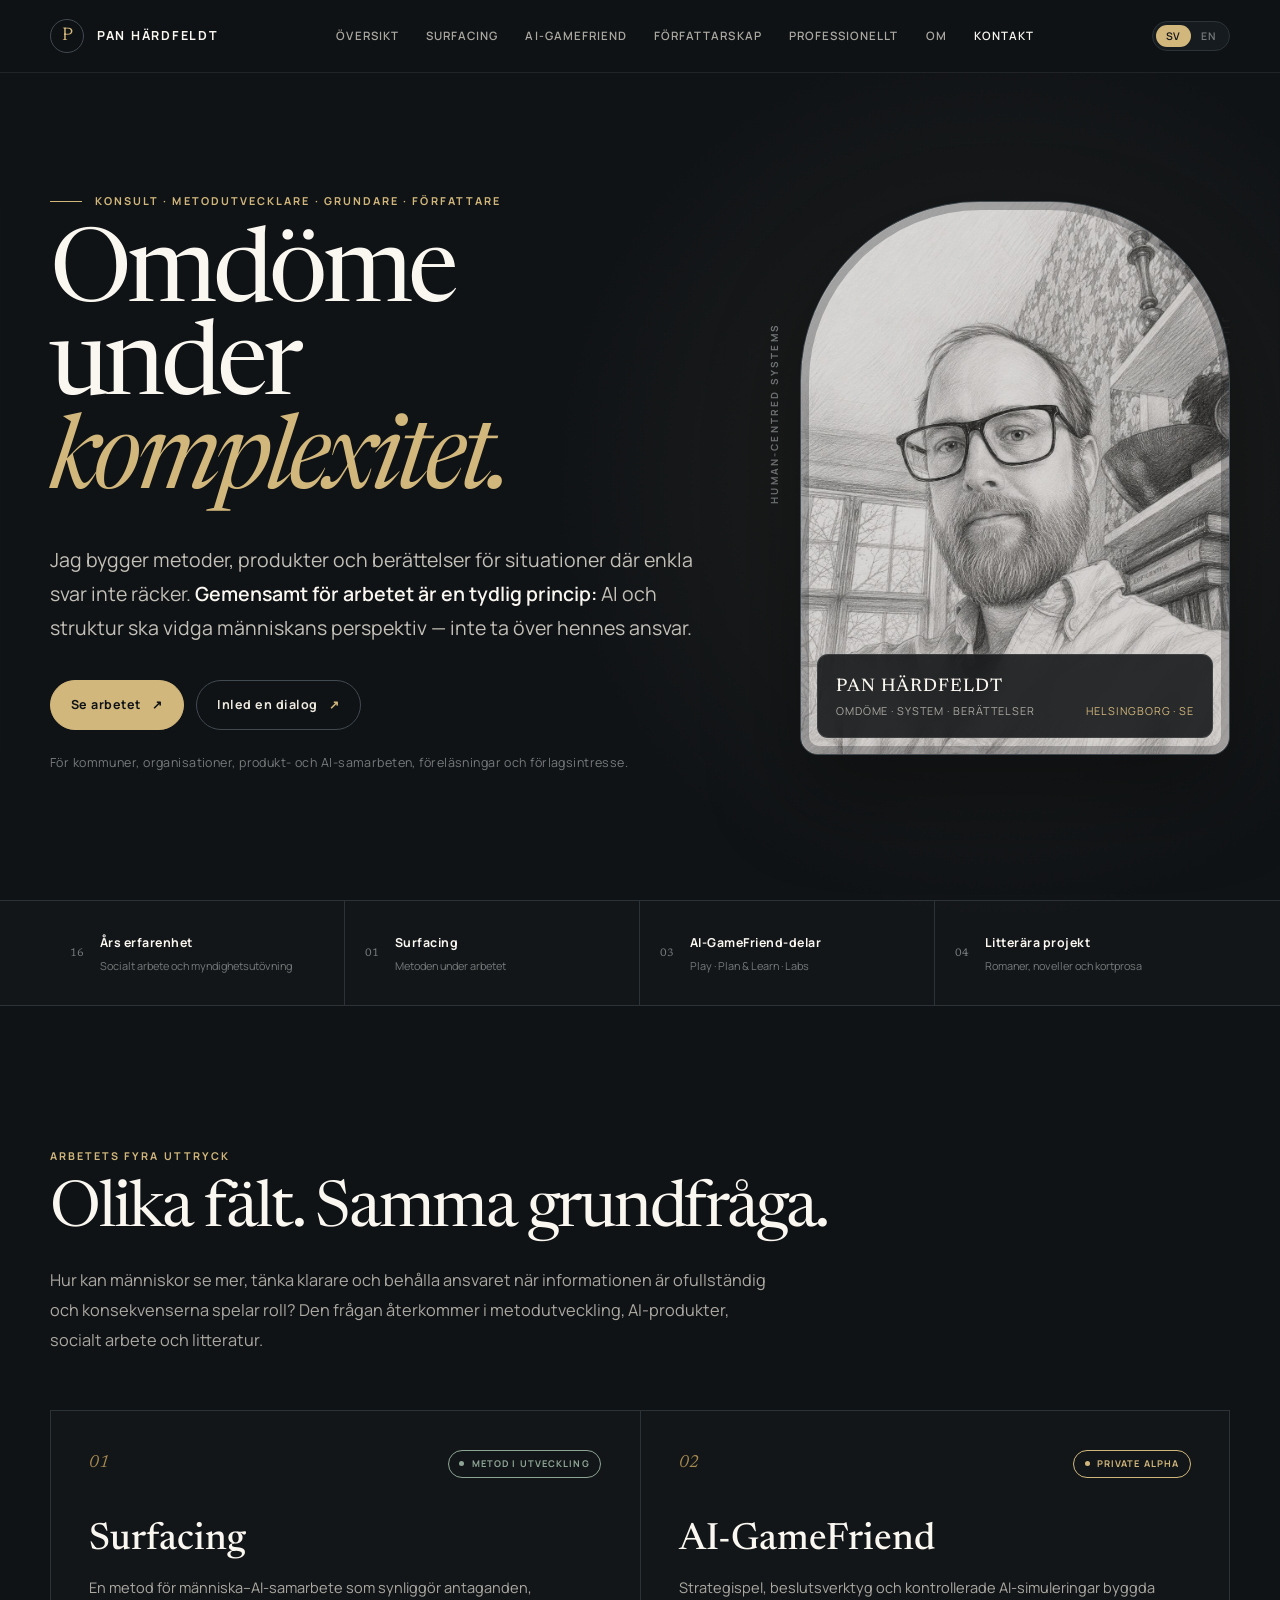
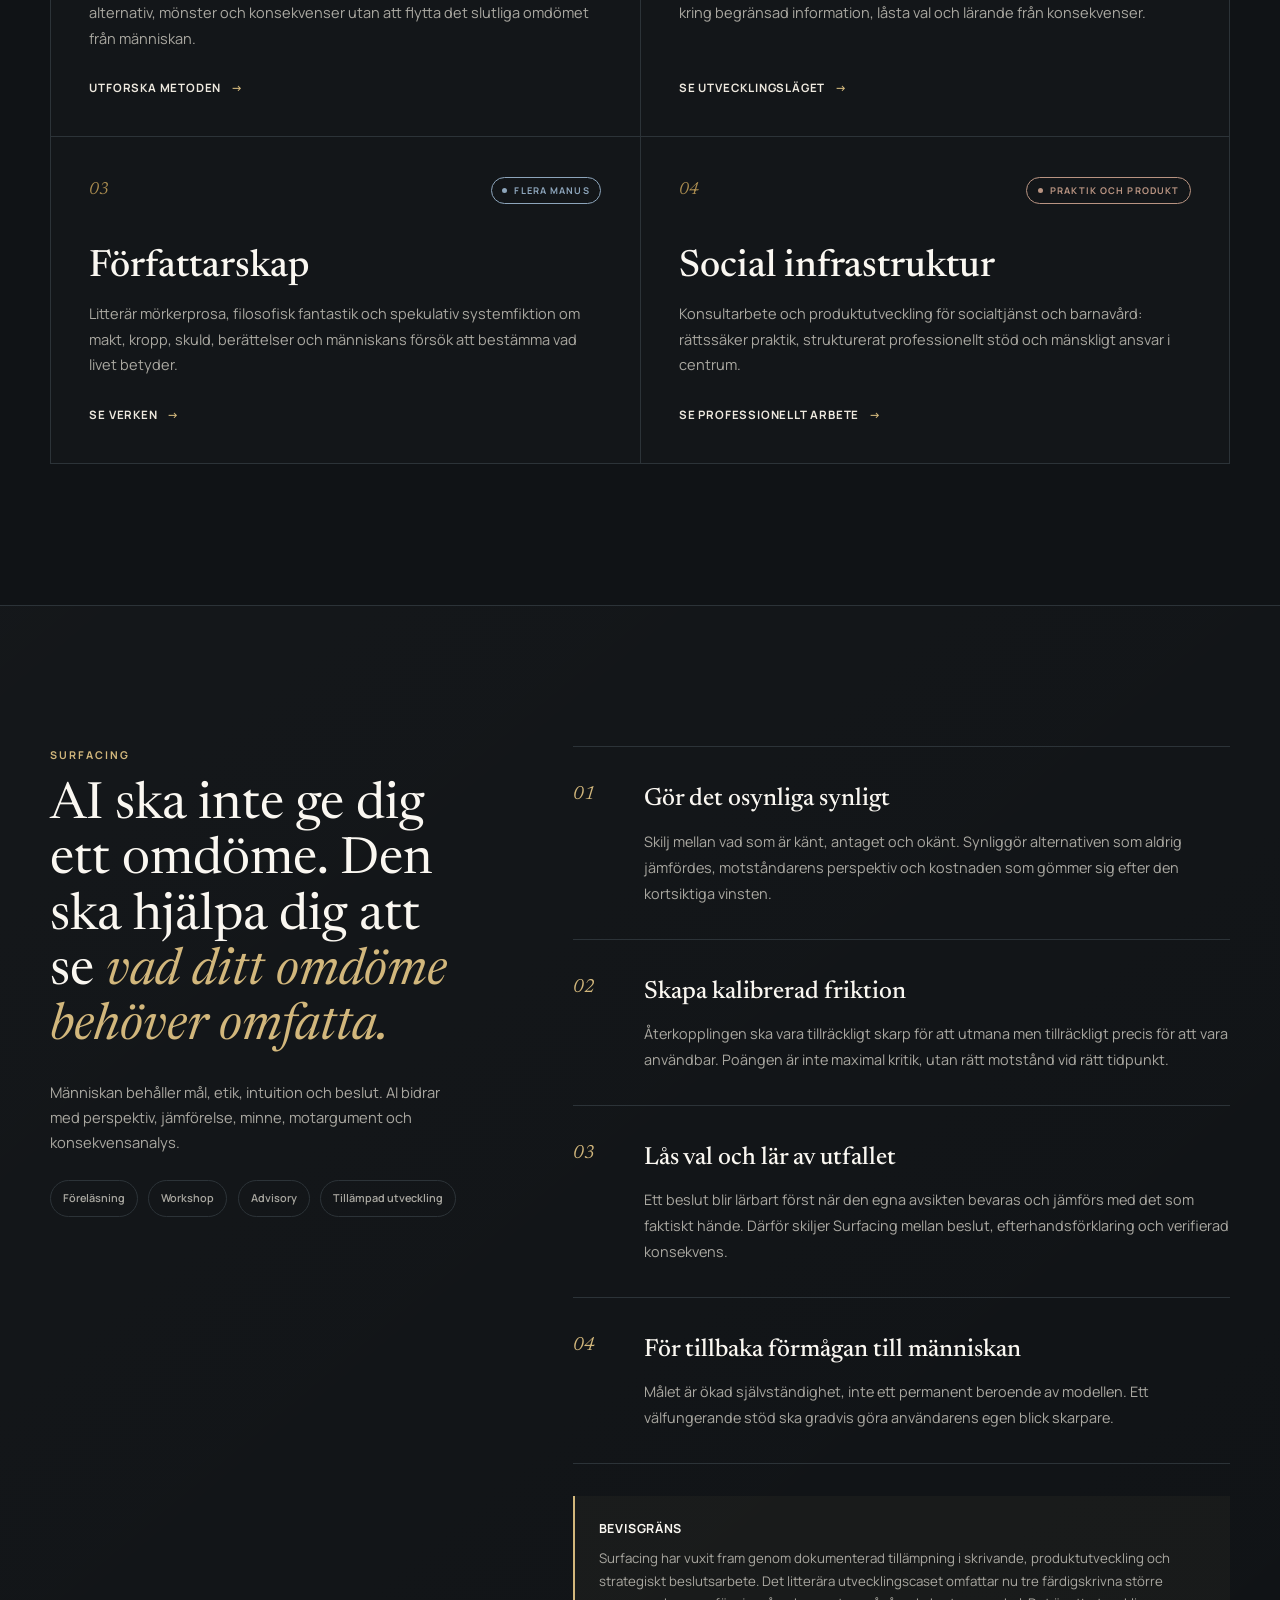
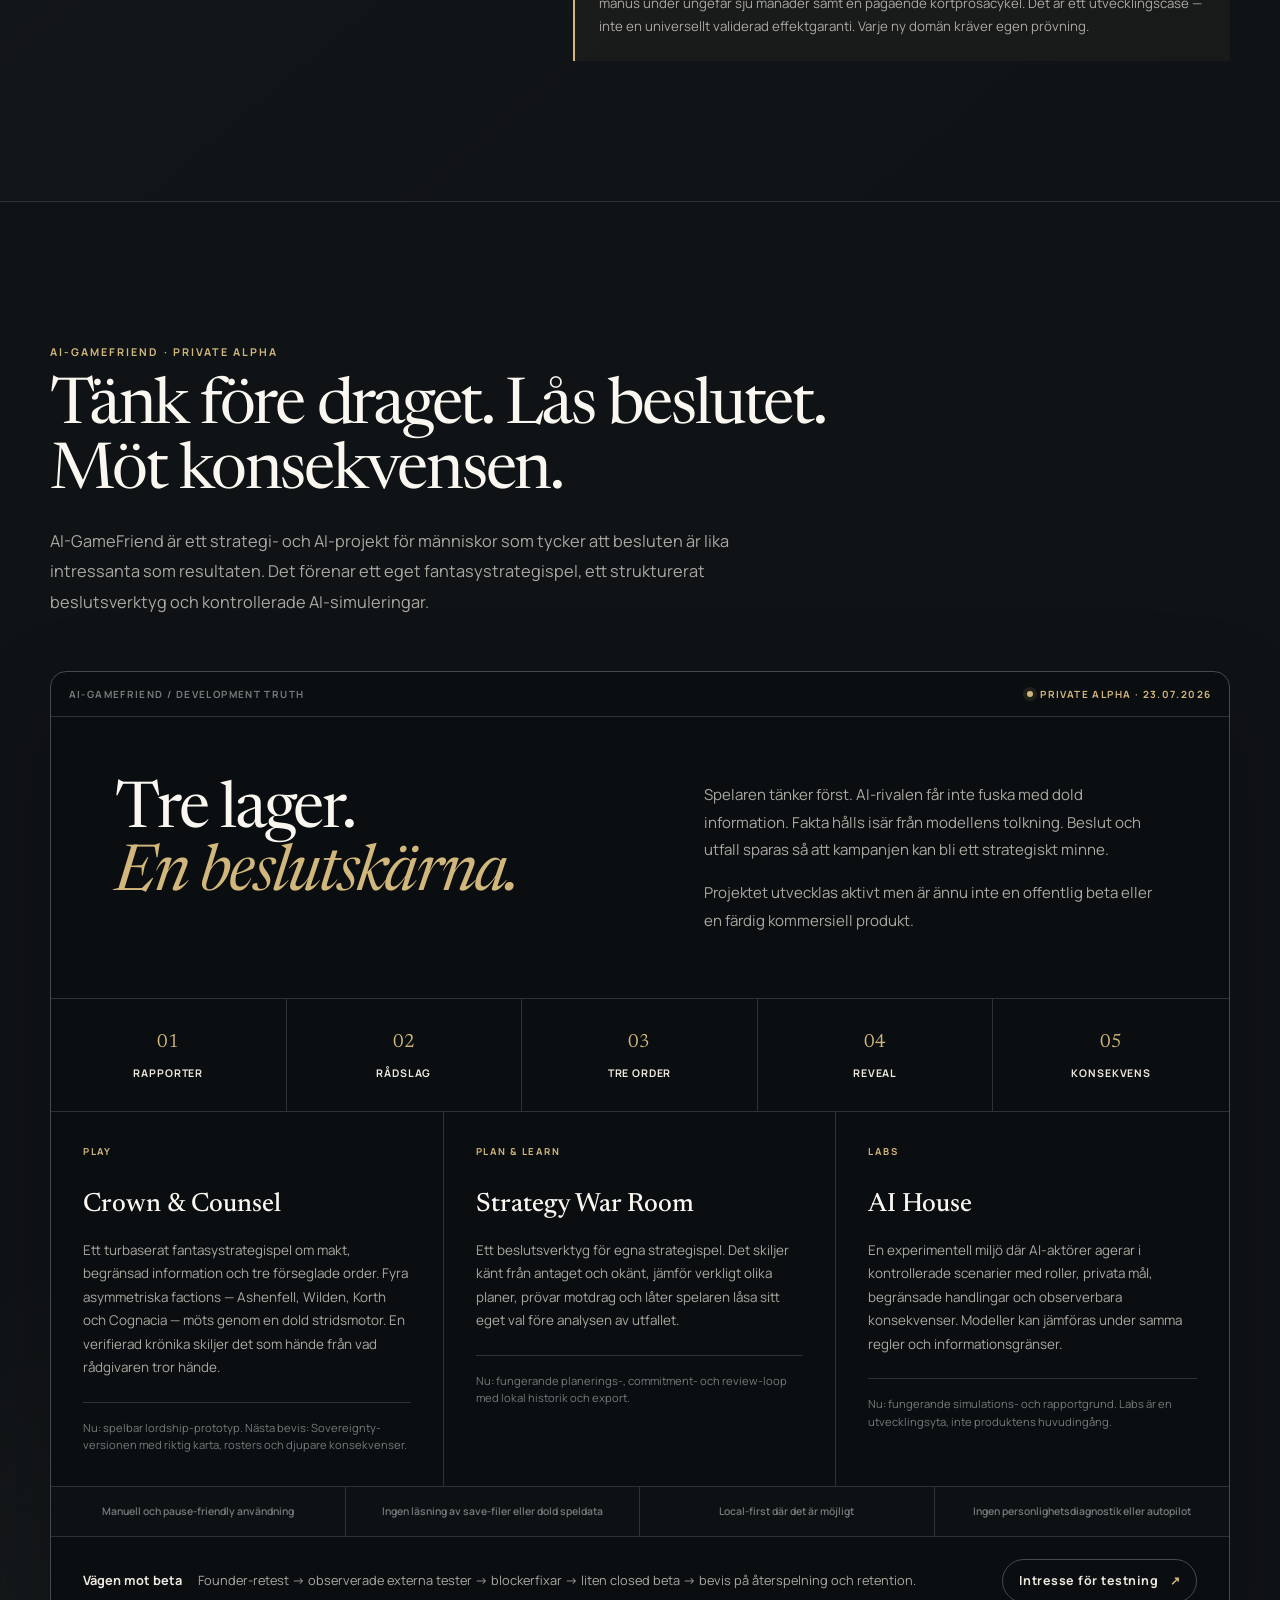
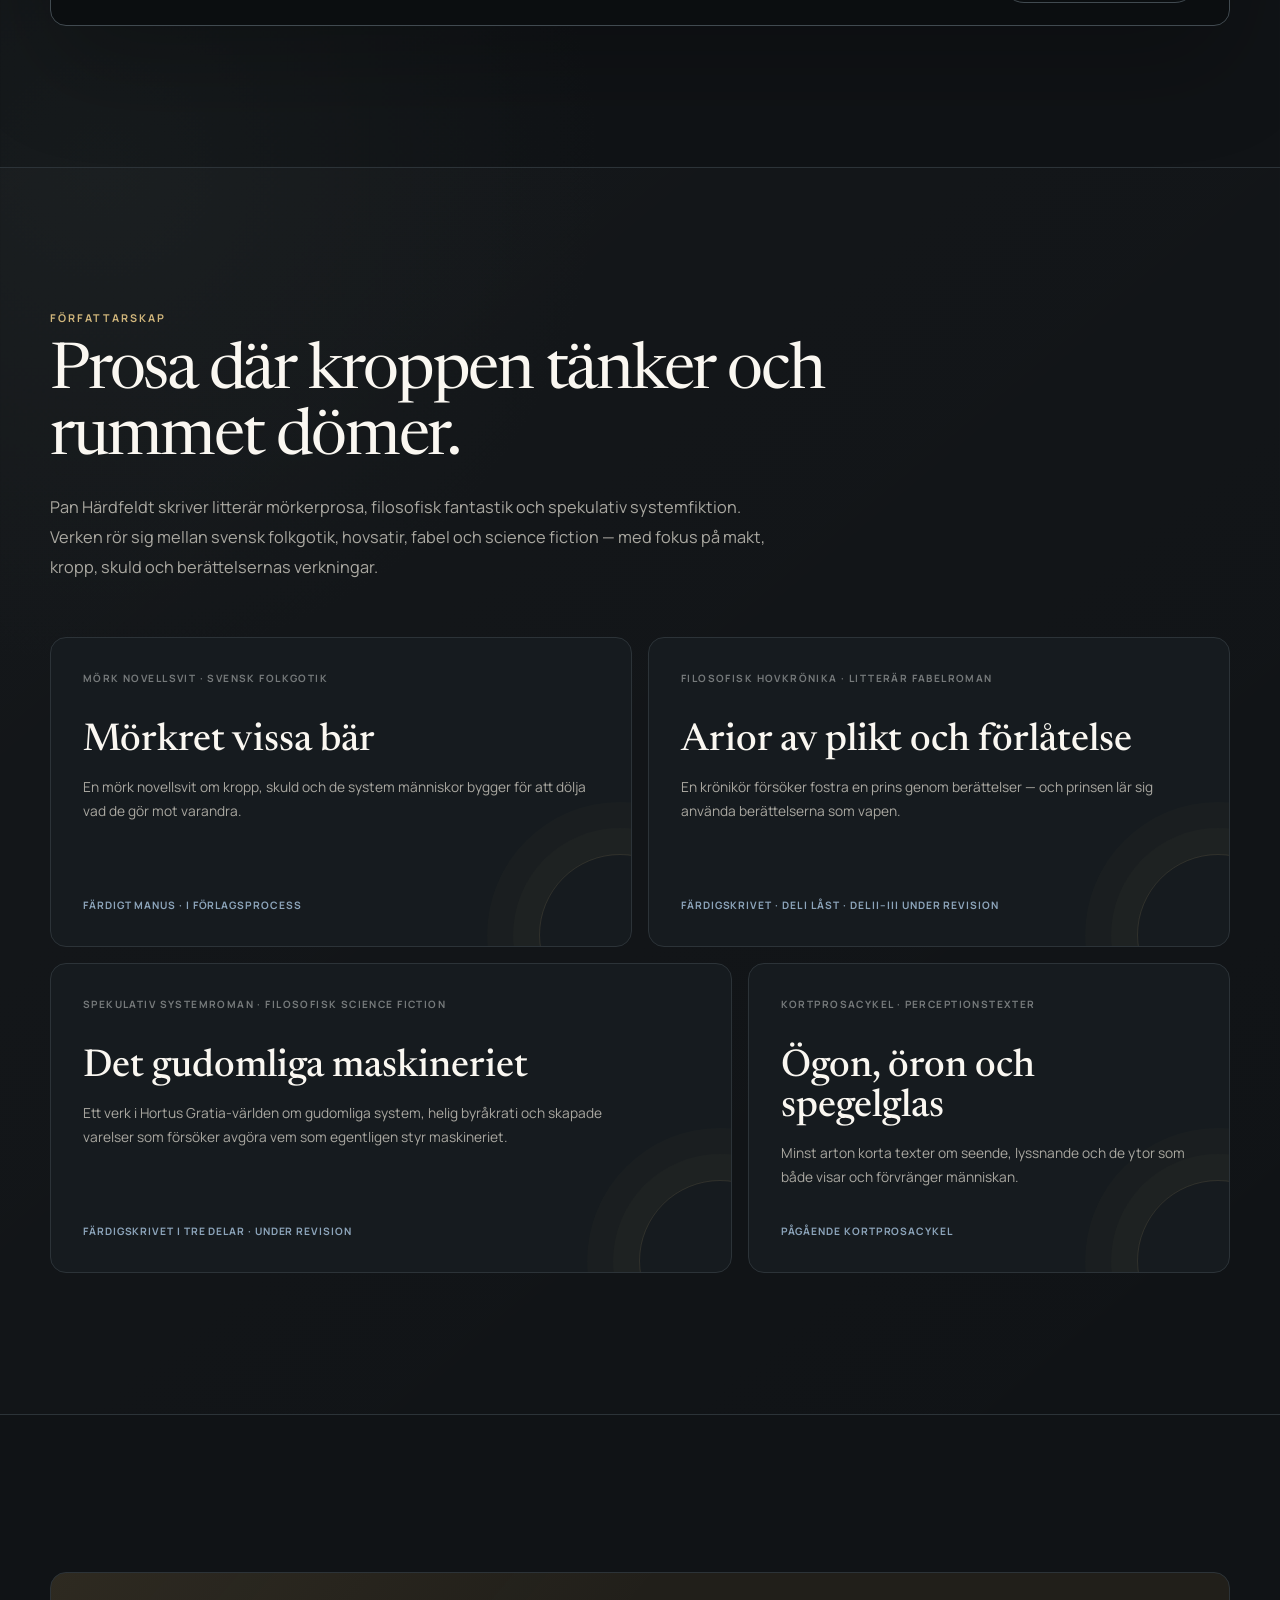
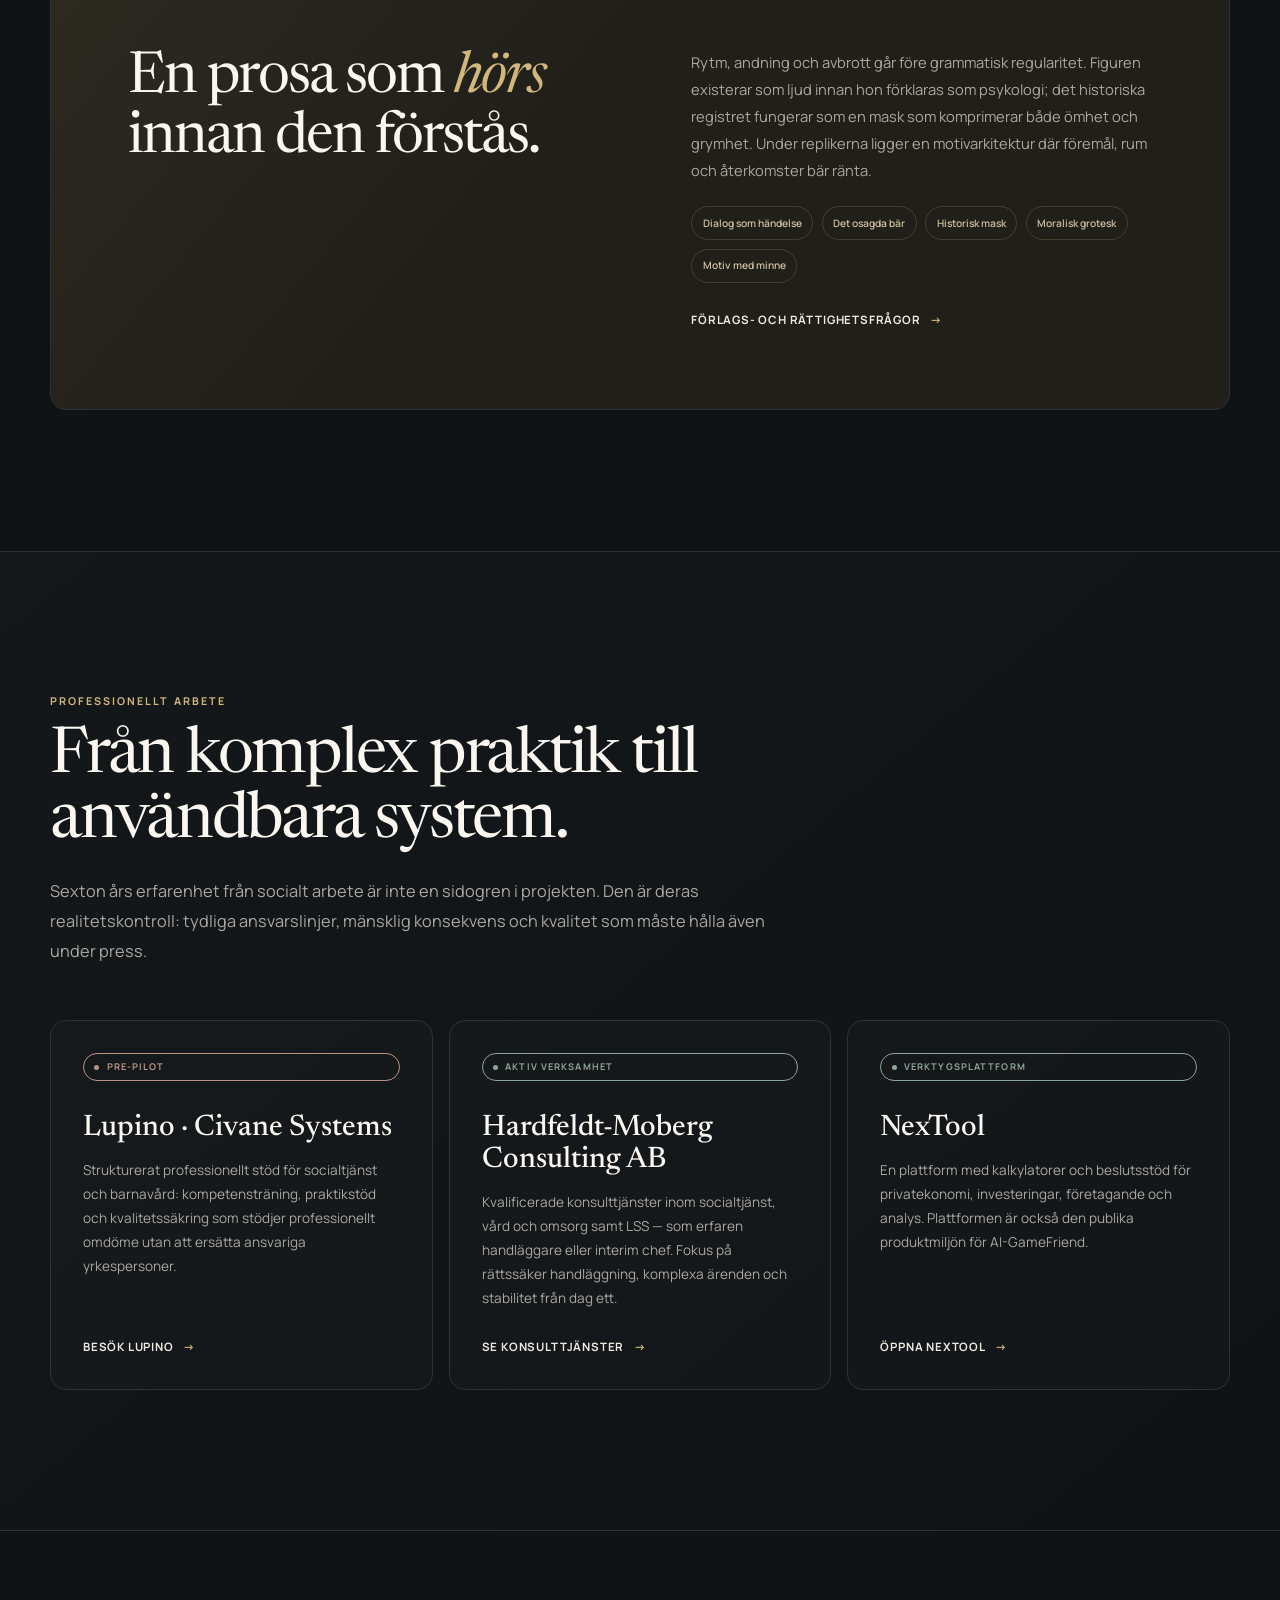
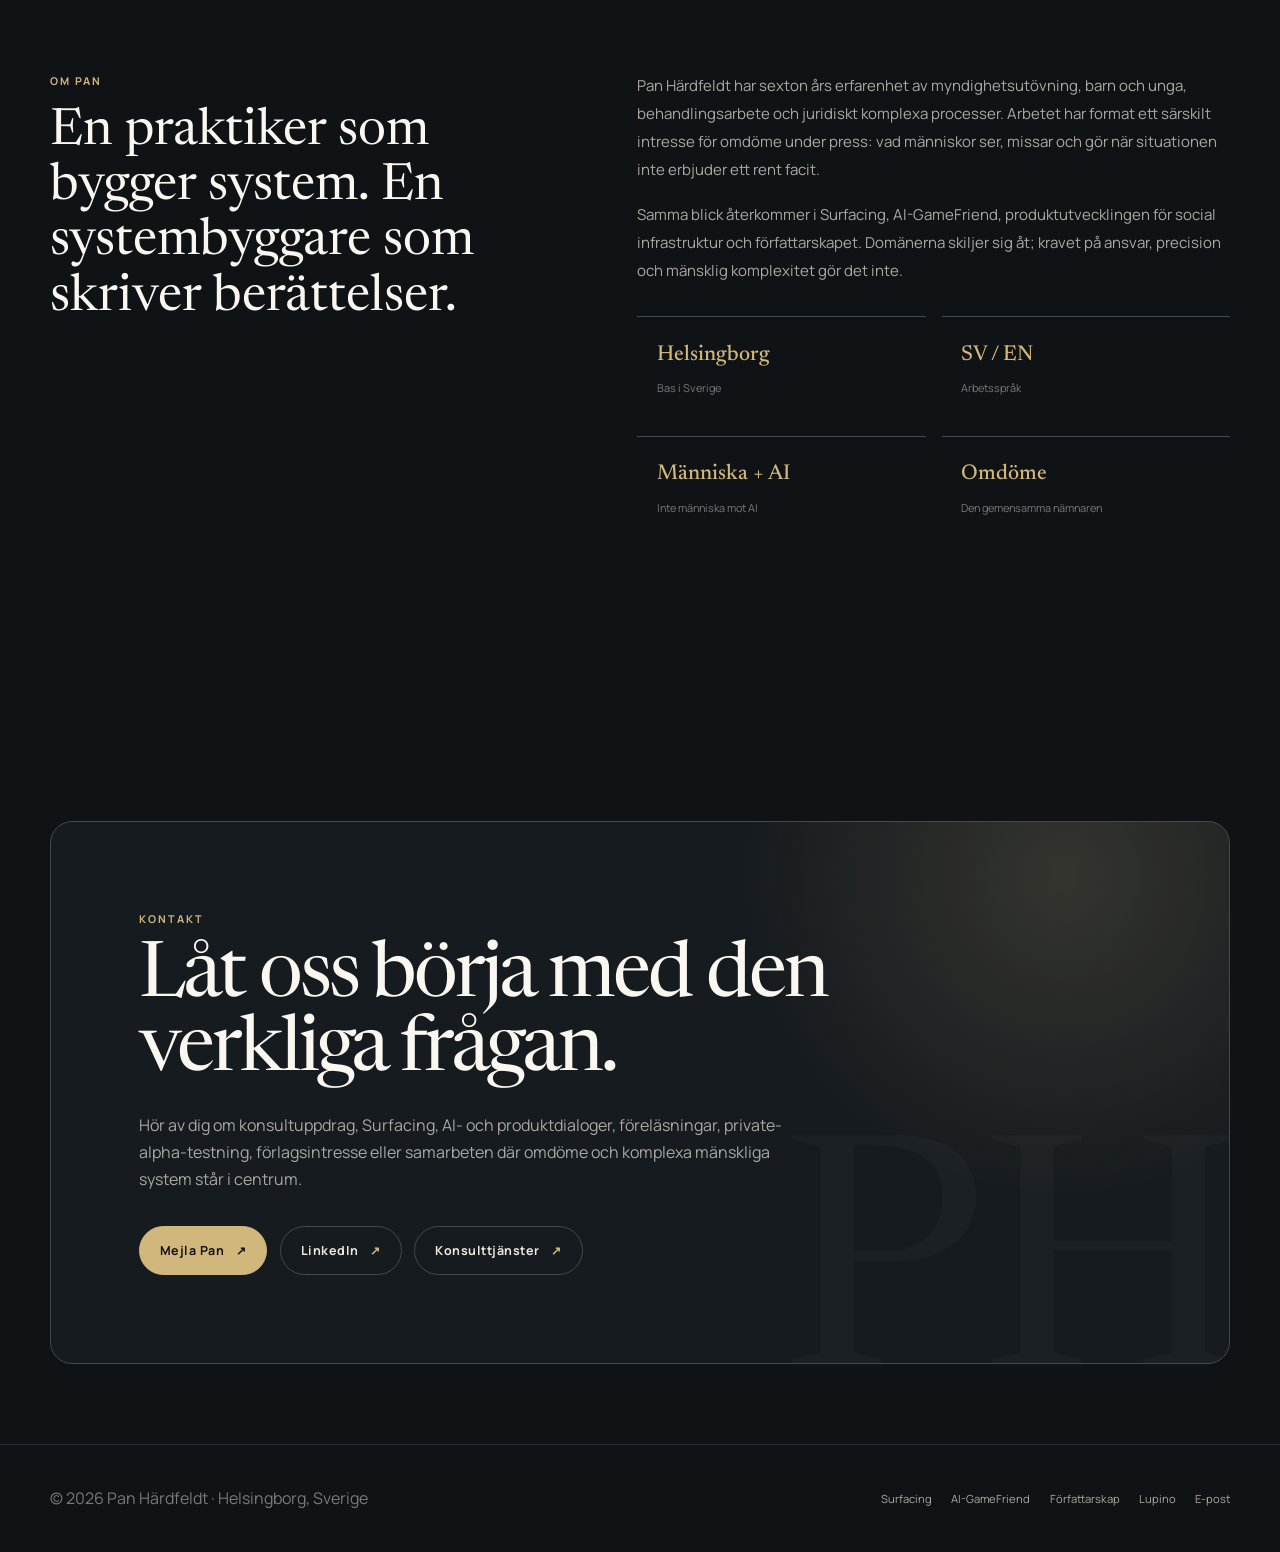
<file: index.html>
<!DOCTYPE html>
<html lang="sv">
<head>
<meta charset="UTF-8">
<meta name="viewport" content="width=device-width, initial-scale=1.0">
<title>Pan Härdfeldt — omdöme, AI, socialt arbete och litteratur</title>
<meta name="description" content="Pan Härdfeldt utvecklar metoder, AI-produkter, professionella verktyg och litteratur för bättre omdöme i komplexa mänskliga system.">
<meta name="theme-color" content="#101316">
<meta name="color-scheme" content="dark">
<link rel="canonical" href="https://panhardfeldt.com">
<link rel="icon" type="image/svg+xml" href="data:image/svg+xml,%3Csvg xmlns='http://www.w3.org/2000/svg' viewBox='0 0 32 32'%3E%3Crect width='32' height='32' rx='7' fill='%23101316'/%3E%3Ctext x='16' y='23' font-family='Georgia,serif' font-size='22' text-anchor='middle' fill='%23d2b77c'%3EP%3C/text%3E%3C/svg%3E">

<meta property="og:title" content="Pan Härdfeldt — omdöme, AI, socialt arbete och litteratur">
<meta property="og:description" content="Metoder, produkter och berättelser för bättre omdöme i komplexa mänskliga system.">
<meta property="og:type" content="website">
<meta property="og:url" content="https://panhardfeldt.com">
<meta property="og:locale" content="sv_SE">
<meta property="og:locale:alternate" content="en_US">
<meta property="og:image" content="https://panhardfeldt.com/portrait.jpg">
<meta property="og:image:alt" content="Blyertsporträtt av Pan Härdfeldt">
<meta name="twitter:card" content="summary_large_image">
<meta name="twitter:title" content="Pan Härdfeldt — omdöme, AI, socialt arbete och litteratur">
<meta name="twitter:description" content="Metoder, produkter och berättelser för bättre omdöme i komplexa mänskliga system.">
<meta name="twitter:image" content="https://panhardfeldt.com/portrait.jpg">

<script type="application/ld+json">
{
  "@context": "https://schema.org",
  "@type": "Person",
  "name": "Pan Härdfeldt",
  "alternateName": "Pan Hardfeldt",
  "url": "https://panhardfeldt.com",
  "email": "mailto:pan.hardfeldt@gmail.com",
  "image": "https://panhardfeldt.com/portrait.jpg",
  "jobTitle": "Konsult, metodutvecklare, produktgrundare och författare",
  "description": "Pan Härdfeldt utvecklar metoder, AI-produkter, professionella verktyg och litteratur för bättre omdöme i komplexa mänskliga system.",
  "address": {
    "@type": "PostalAddress",
    "addressLocality": "Helsingborg",
    "addressRegion": "Skåne",
    "addressCountry": "SE"
  },
  "sameAs": [
    "https://linkedin.com/in/panhardfeldt",
    "https://getnextool.com",
    "https://lupino.se"
  ],
  "knowsAbout": [
    "Socialt arbete",
    "Myndighetsutövning barn och unga",
    "AI-stöd för beslutsfattande",
    "Surfacing",
    "Strategispel",
    "Skönlitteratur"
  ]
}
</script>

<link rel="preconnect" href="https://fonts.googleapis.com">
<link rel="preconnect" href="https://fonts.gstatic.com" crossorigin>
<link href="https://fonts.googleapis.com/css2?family=Manrope:wght@400;500;600;700&family=Newsreader:opsz,wght@6..72,400;6..72,500;6..72,600&display=swap" rel="stylesheet">

<style>
:root {
  --bg: #101316;
  --bg-deep: #0b0e10;
  --surface: #161b1f;
  --surface-2: #1b2126;
  --surface-warm: #211f1a;
  --paper: #eee9df;
  --paper-bright: #faf7f1;
  --muted: #aaa8a1;
  --dim: #767a7b;
  --line: #2c3338;
  --line-strong: #414a50;
  --gold: #d2b77c;
  --gold-deep: #aa8c50;
  --sage: #8da594;
  --blue: #8da5bb;
  --clay: #b99482;
  --serif: "Newsreader", Georgia, serif;
  --sans: "Manrope", -apple-system, BlinkMacSystemFont, "Segoe UI", sans-serif;
  --container: 1180px;
  --radius: 16px;
  --ease: cubic-bezier(.16, 1, .3, 1);
}

* {
  box-sizing: border-box;
  margin: 0;
  padding: 0;
}

html {
  scroll-behavior: smooth;
  scroll-padding-top: 84px;
  background: var(--bg);
}

body {
  min-width: 320px;
  overflow-x: hidden;
  color: var(--paper);
  background:
    radial-gradient(circle at 78% 5%, rgba(210,183,124,.09), transparent 28rem),
    radial-gradient(circle at 8% 52%, rgba(141,165,148,.055), transparent 32rem),
    var(--bg);
  font-family: var(--sans);
  font-size: 16px;
  line-height: 1.7;
  -webkit-font-smoothing: antialiased;
}

body::before {
  content: "";
  position: fixed;
  inset: 0;
  pointer-events: none;
  z-index: -1;
  opacity: .18;
  background-image:
    linear-gradient(rgba(255,255,255,.018) 1px, transparent 1px),
    linear-gradient(90deg, rgba(255,255,255,.018) 1px, transparent 1px);
  background-size: 48px 48px;
  mask-image: linear-gradient(to bottom, #000, transparent 72%);
}

::selection {
  color: var(--bg);
  background: var(--gold);
}

a {
  color: inherit;
  text-decoration: none;
}

button,
a {
  -webkit-tap-highlight-color: transparent;
}

:focus-visible {
  outline: 2px solid var(--gold);
  outline-offset: 4px;
}

img {
  display: block;
  max-width: 100%;
}

.skip-link {
  position: fixed;
  z-index: 1000;
  top: -60px;
  left: 16px;
  padding: .7rem 1rem;
  color: var(--bg);
  background: var(--gold);
  border-radius: 8px;
  font-weight: 700;
  transition: top .2s ease;
}

.skip-link:focus {
  top: 12px;
}

.container {
  width: min(calc(100% - 48px), var(--container));
  margin-inline: auto;
}

.site-header {
  position: fixed;
  z-index: 100;
  top: 0;
  left: 0;
  width: 100%;
  border-bottom: 1px solid rgba(255,255,255,.075);
  background: rgba(16,19,22,.86);
  backdrop-filter: blur(18px);
}

.header-inner {
  min-height: 72px;
  display: grid;
  grid-template-columns: auto 1fr auto;
  gap: 2rem;
  align-items: center;
}

.brand {
  display: inline-flex;
  align-items: center;
  gap: .8rem;
}

.brand-mark {
  width: 34px;
  height: 34px;
  display: grid;
  place-items: center;
  border: 1px solid var(--line-strong);
  border-radius: 50%;
  color: var(--gold);
  font-family: var(--serif);
  font-size: 1.15rem;
}

.brand-name {
  color: var(--paper-bright);
  font-size: .78rem;
  font-weight: 700;
  letter-spacing: .14em;
  text-transform: uppercase;
}

.desktop-nav {
  justify-self: center;
  display: flex;
  align-items: center;
  gap: 1.7rem;
}

.desktop-nav a,
.mobile-nav a {
  color: var(--muted);
  font-size: .72rem;
  font-weight: 600;
  letter-spacing: .09em;
  text-transform: uppercase;
  transition: color .25s ease;
}

.desktop-nav a:hover,
.desktop-nav a.is-active,
.mobile-nav a:hover {
  color: var(--paper-bright);
}

.header-actions {
  display: flex;
  align-items: center;
  gap: .7rem;
}

.language-switch {
  display: inline-flex;
  padding: 3px;
  border: 1px solid var(--line);
  border-radius: 999px;
  background: var(--surface);
}

.lang-btn {
  min-width: 35px;
  padding: .35rem .45rem;
  border: 0;
  border-radius: 999px;
  color: var(--dim);
  background: transparent;
  font: 600 .66rem/1 var(--sans);
  letter-spacing: .08em;
  cursor: pointer;
}

.lang-btn.active {
  color: var(--bg);
  background: var(--gold);
}

.menu-toggle {
  display: none;
  width: 40px;
  height: 40px;
  border: 1px solid var(--line);
  border-radius: 50%;
  color: var(--paper);
  background: var(--surface);
  cursor: pointer;
}

.menu-toggle span,
.menu-toggle span::before,
.menu-toggle span::after {
  width: 16px;
  height: 1px;
  display: block;
  position: relative;
  margin: auto;
  background: currentColor;
  transition: transform .25s ease, top .25s ease;
}

.menu-toggle span::before,
.menu-toggle span::after {
  content: "";
  position: absolute;
  left: 0;
}

.menu-toggle span::before { top: -5px; }
.menu-toggle span::after { top: 5px; }
.menu-toggle[aria-expanded="true"] span { background: transparent; }
.menu-toggle[aria-expanded="true"] span::before { top: 0; transform: rotate(45deg); }
.menu-toggle[aria-expanded="true"] span::after { top: 0; transform: rotate(-45deg); }

.mobile-nav {
  display: none;
  padding: 0 24px 20px;
  border-top: 1px solid var(--line);
  background: var(--bg);
}

.mobile-nav.open {
  display: grid;
}

.mobile-nav a {
  padding: 1rem 0;
  border-bottom: 1px solid var(--line);
}

.mobile-nav a:last-child {
  border-bottom: 0;
}

main {
  overflow: hidden;
}

.hero {
  min-height: 100svh;
  padding: 126px 0 70px;
  display: grid;
  align-items: center;
  position: relative;
}

.hero::after {
  content: "JUDGEMENT · SYSTEMS · STORIES";
  position: absolute;
  right: -5.5rem;
  top: 50%;
  color: rgba(255,255,255,.04);
  font-size: .68rem;
  font-weight: 700;
  letter-spacing: .35em;
  transform: rotate(90deg);
}

.hero-grid {
  display: grid;
  grid-template-columns: minmax(0, 1.08fr) minmax(330px, .72fr);
  gap: clamp(3rem, 8vw, 7rem);
  align-items: center;
}

.eyebrow {
  display: inline-flex;
  align-items: center;
  gap: .8rem;
  margin-bottom: 1.3rem;
  color: var(--gold);
  font-size: .68rem;
  font-weight: 700;
  letter-spacing: .19em;
  text-transform: uppercase;
}

.eyebrow::before {
  content: "";
  width: 32px;
  height: 1px;
  background: currentColor;
}

.hero h1 {
  max-width: 760px;
  color: var(--paper-bright);
  font-family: var(--serif);
  font-size: clamp(4rem, 8vw, 7.5rem);
  font-weight: 400;
  letter-spacing: -.045em;
  line-height: .91;
}

.hero h1 em {
  display: block;
  color: var(--gold);
  font-style: italic;
  font-weight: 400;
}

.hero-lead {
  max-width: 680px;
  margin-top: 2rem;
  color: #c3c0b8;
  font-size: clamp(1.04rem, 1.8vw, 1.22rem);
  line-height: 1.75;
}

.hero-lead strong {
  color: var(--paper-bright);
  font-weight: 600;
}

.hero-actions {
  display: flex;
  flex-wrap: wrap;
  gap: .8rem;
  margin-top: 2.2rem;
}

.button {
  min-height: 48px;
  display: inline-flex;
  align-items: center;
  justify-content: center;
  gap: .7rem;
  padding: .82rem 1.25rem;
  border: 1px solid var(--line-strong);
  border-radius: 999px;
  color: var(--paper);
  background: transparent;
  font-size: .78rem;
  font-weight: 700;
  letter-spacing: .04em;
  transition: transform .25s var(--ease), border-color .25s ease, background .25s ease;
}

.button::after {
  content: "↗";
  color: var(--gold);
}

.button:hover {
  transform: translateY(-2px);
  border-color: var(--gold-deep);
  background: rgba(210,183,124,.06);
}

.button.primary {
  border-color: var(--gold);
  color: var(--bg);
  background: var(--gold);
}

.button.primary::after {
  color: var(--bg);
}

.button.primary:hover {
  background: #dec58c;
}

.hero-audience {
  margin-top: 1.4rem;
  color: var(--dim);
  font-size: .78rem;
  letter-spacing: .035em;
}

.portrait-wrap {
  position: relative;
  max-width: 430px;
  justify-self: end;
}

.portrait-frame {
  aspect-ratio: 4 / 5.15;
  overflow: hidden;
  position: relative;
  border: 1px solid var(--line-strong);
  border-radius: 180px 180px 18px 18px;
  background: var(--surface);
  box-shadow: 0 40px 90px rgba(0,0,0,.35);
}

.portrait-frame::after {
  content: "";
  position: absolute;
  inset: 0;
  border-radius: inherit;
  box-shadow: inset 0 0 0 8px rgba(16,19,22,.26);
  pointer-events: none;
}

.portrait-frame img {
  width: 100%;
  height: 100%;
  object-fit: cover;
  object-position: 51% 43%;
  filter: contrast(1.02) brightness(.88);
}

.portrait-caption {
  width: calc(100% - 34px);
  position: absolute;
  left: 17px;
  bottom: 17px;
  z-index: 2;
  display: flex;
  justify-content: space-between;
  align-items: flex-end;
  gap: 1rem;
  padding: 1rem 1.1rem;
  border: 1px solid rgba(255,255,255,.1);
  border-radius: 11px;
  background: rgba(11,14,16,.84);
  backdrop-filter: blur(14px);
}

.portrait-caption strong {
  display: block;
  color: var(--paper-bright);
  font-family: var(--serif);
  font-size: 1.15rem;
  font-weight: 500;
}

.portrait-caption span {
  color: var(--muted);
  font-size: .68rem;
  letter-spacing: .09em;
  text-transform: uppercase;
}

.portrait-caption .city {
  color: var(--gold);
  white-space: nowrap;
}

.hero-index {
  position: absolute;
  left: -34px;
  top: 22%;
  writing-mode: vertical-rl;
  color: var(--dim);
  font-size: .62rem;
  font-weight: 700;
  letter-spacing: .22em;
  text-transform: uppercase;
  transform: rotate(180deg);
}

.signal-bar {
  border-top: 1px solid var(--line);
  border-bottom: 1px solid var(--line);
  background: rgba(255,255,255,.012);
}

.signal-grid {
  min-height: 104px;
  display: grid;
  grid-template-columns: repeat(4, 1fr);
}

.signal {
  display: flex;
  align-items: center;
  gap: 1rem;
  padding: 1.25rem;
  border-right: 1px solid var(--line);
}

.signal:last-child {
  border-right: 0;
}

.signal-num {
  color: var(--gold);
  font-family: var(--serif);
  font-size: 1.45rem;
}

.signal strong {
  display: block;
  color: var(--paper-bright);
  font-size: .77rem;
  letter-spacing: .04em;
}

.signal span {
  display: block;
  margin-top: .15rem;
  color: var(--dim);
  font-size: .68rem;
}

.section {
  padding: clamp(92px, 11vw, 150px) 0;
  position: relative;
}

.section.alt {
  border-top: 1px solid var(--line);
  border-bottom: 1px solid var(--line);
  background: linear-gradient(140deg, rgba(255,255,255,.018), rgba(255,255,255,0));
}

.section-heading {
  max-width: 820px;
  margin-bottom: 3.4rem;
}

.section-kicker {
  display: block;
  margin-bottom: .9rem;
  color: var(--gold);
  font-size: .67rem;
  font-weight: 700;
  letter-spacing: .19em;
  text-transform: uppercase;
}

.section-title {
  color: var(--paper-bright);
  font-family: var(--serif);
  font-size: clamp(2.7rem, 5vw, 5rem);
  font-weight: 400;
  letter-spacing: -.035em;
  line-height: 1.02;
}

.section-intro {
  max-width: 720px;
  margin-top: 1.25rem;
  color: var(--muted);
  font-size: 1.02rem;
  line-height: 1.85;
}

.section-intro strong {
  color: var(--paper);
  font-weight: 600;
}

.pursuit-grid {
  display: grid;
  grid-template-columns: repeat(2, 1fr);
  border-top: 1px solid var(--line);
  border-left: 1px solid var(--line);
}

.pursuit-card {
  min-height: 270px;
  display: flex;
  flex-direction: column;
  padding: clamp(1.7rem, 3vw, 2.5rem);
  border-right: 1px solid var(--line);
  border-bottom: 1px solid var(--line);
  background: rgba(255,255,255,.012);
  transition: background .3s ease;
}

.pursuit-card:hover {
  background: rgba(255,255,255,.028);
}

.pursuit-top {
  display: flex;
  justify-content: space-between;
  align-items: center;
  gap: 1rem;
  margin-bottom: 2.6rem;
}

.index-no {
  color: var(--gold-deep);
  font-family: var(--serif);
  font-size: 1.1rem;
  font-style: italic;
}

.status {
  display: inline-flex;
  align-items: center;
  gap: .45rem;
  padding: .3rem .65rem;
  border: 1px solid currentColor;
  border-radius: 999px;
  color: var(--muted);
  font-size: .58rem;
  font-weight: 700;
  letter-spacing: .12em;
  text-transform: uppercase;
}

.status::before {
  content: "";
  width: 5px;
  height: 5px;
  border-radius: 50%;
  background: currentColor;
}

.status.active { color: var(--sage); }
.status.alpha { color: var(--gold); }
.status.manuscript { color: var(--blue); }
.status.pre { color: var(--clay); }

.pursuit-card h3 {
  color: var(--paper-bright);
  font-family: var(--serif);
  font-size: clamp(1.8rem, 3vw, 2.35rem);
  font-weight: 500;
  line-height: 1.1;
}

.pursuit-card p {
  max-width: 560px;
  margin-top: .8rem;
  color: var(--muted);
  font-size: .91rem;
  line-height: 1.75;
}

.text-link {
  width: fit-content;
  display: inline-flex;
  align-items: center;
  gap: .6rem;
  margin-top: auto;
  padding-top: 1.7rem;
  color: var(--paper);
  font-size: .72rem;
  font-weight: 700;
  letter-spacing: .07em;
  text-transform: uppercase;
}

.text-link::after {
  content: "→";
  color: var(--gold);
  transition: transform .2s ease;
}

.text-link:hover::after {
  transform: translateX(4px);
}

.method-grid {
  display: grid;
  grid-template-columns: .78fr 1.22fr;
  gap: clamp(3rem, 8vw, 8rem);
  align-items: start;
}

.method-statement {
  position: sticky;
  top: 118px;
}

.method-statement blockquote {
  color: var(--paper-bright);
  font-family: var(--serif);
  font-size: clamp(2rem, 4vw, 3.45rem);
  line-height: 1.08;
}

.method-statement blockquote em {
  color: var(--gold);
  font-weight: 400;
}

.method-statement p {
  margin-top: 1.5rem;
  color: var(--muted);
  font-size: .92rem;
}

.method-steps {
  border-top: 1px solid var(--line);
}

.method-step {
  display: grid;
  grid-template-columns: 52px 1fr;
  gap: 1.2rem;
  padding: 2rem 0;
  border-bottom: 1px solid var(--line);
}

.method-step > span {
  color: var(--gold);
  font-family: var(--serif);
  font-size: 1.2rem;
  font-style: italic;
}

.method-step h3 {
  color: var(--paper-bright);
  font-family: var(--serif);
  font-size: 1.55rem;
  font-weight: 500;
}

.method-step p {
  margin-top: .45rem;
  color: var(--muted);
  font-size: .9rem;
  line-height: 1.8;
}

.evidence-note {
  margin-top: 2rem;
  padding: 1.4rem 1.5rem;
  border-left: 2px solid var(--gold);
  background: rgba(210,183,124,.045);
}

.evidence-note strong {
  display: block;
  color: var(--paper-bright);
  font-size: .78rem;
  letter-spacing: .05em;
  text-transform: uppercase;
}

.evidence-note p {
  margin-top: .45rem;
  color: var(--muted);
  font-size: .83rem;
  line-height: 1.72;
}

.offering-row {
  display: flex;
  flex-wrap: wrap;
  gap: .65rem;
  margin-top: 1.6rem;
}

.offering {
  padding: .5rem .75rem;
  border: 1px solid var(--line);
  border-radius: 999px;
  color: var(--muted);
  font-size: .68rem;
  font-weight: 600;
}

.game-shell {
  overflow: hidden;
  border: 1px solid var(--line-strong);
  border-radius: var(--radius);
  background: var(--bg-deep);
  box-shadow: 0 40px 100px rgba(0,0,0,.22);
}

.game-topline {
  display: flex;
  justify-content: space-between;
  align-items: center;
  gap: 1rem;
  padding: .85rem 1.1rem;
  border-bottom: 1px solid var(--line);
  color: var(--dim);
  font-size: .62rem;
  font-weight: 700;
  letter-spacing: .14em;
  text-transform: uppercase;
}

.live-dot {
  display: inline-flex;
  align-items: center;
  gap: .45rem;
  color: var(--gold);
}

.live-dot::before {
  content: "";
  width: 6px;
  height: 6px;
  border-radius: 50%;
  background: currentColor;
  box-shadow: 0 0 0 4px rgba(210,183,124,.1);
}

.game-intro {
  display: grid;
  grid-template-columns: 1.08fr .92fr;
  gap: 3rem;
  padding: clamp(2rem, 5vw, 4rem);
}

.game-intro h3 {
  color: var(--paper-bright);
  font-family: var(--serif);
  font-size: clamp(2.4rem, 5vw, 4.6rem);
  font-weight: 400;
  letter-spacing: -.035em;
  line-height: .98;
}

.game-intro h3 em {
  display: block;
  color: var(--gold);
  font-weight: 400;
}

.game-copy p {
  color: var(--muted);
  font-size: .94rem;
  line-height: 1.82;
}

.game-copy p + p {
  margin-top: 1rem;
}

.decision-loop {
  display: grid;
  grid-template-columns: repeat(5, 1fr);
  border-top: 1px solid var(--line);
  border-bottom: 1px solid var(--line);
}

.loop-node {
  min-height: 112px;
  display: grid;
  align-content: center;
  gap: .3rem;
  padding: 1rem;
  border-right: 1px solid var(--line);
  text-align: center;
}

.loop-node:last-child {
  border-right: 0;
}

.loop-node span {
  color: var(--gold);
  font-family: var(--serif);
  font-size: 1.2rem;
}

.loop-node strong {
  color: var(--paper);
  font-size: .66rem;
  letter-spacing: .08em;
  text-transform: uppercase;
}

.game-modules {
  display: grid;
  grid-template-columns: repeat(3, 1fr);
}

.game-module {
  min-height: 310px;
  padding: 2rem;
  border-right: 1px solid var(--line);
}

.game-module:last-child {
  border-right: 0;
}

.module-mode {
  display: block;
  margin-bottom: 1.4rem;
  color: var(--gold);
  font-size: .6rem;
  font-weight: 700;
  letter-spacing: .18em;
  text-transform: uppercase;
}

.game-module h4 {
  color: var(--paper-bright);
  font-family: var(--serif);
  font-size: 1.65rem;
  font-weight: 500;
}

.game-module p {
  margin-top: .7rem;
  color: var(--muted);
  font-size: .84rem;
  line-height: 1.75;
}

.module-proof {
  display: block;
  margin-top: 1.35rem;
  padding-top: 1rem;
  border-top: 1px solid var(--line);
  color: var(--dim);
  font-size: .7rem;
  line-height: 1.6;
}

.guardrail-row {
  display: grid;
  grid-template-columns: repeat(4, 1fr);
  border-top: 1px solid var(--line);
  background: rgba(255,255,255,.012);
}

.guardrail-row span {
  padding: 1rem;
  border-right: 1px solid var(--line);
  color: var(--dim);
  font-size: .65rem;
  font-weight: 600;
  line-height: 1.55;
  text-align: center;
}

.guardrail-row span:last-child {
  border-right: 0;
}

.truth-row {
  display: grid;
  grid-template-columns: auto 1fr auto;
  gap: 1rem;
  align-items: center;
  padding: 1.4rem 2rem;
  border-top: 1px solid var(--line);
  color: var(--muted);
  font-size: .8rem;
}

.truth-row strong {
  color: var(--paper);
}

.truth-row .button {
  min-height: 42px;
  padding: .65rem 1rem;
}

.works-grid {
  display: grid;
  grid-template-columns: repeat(12, 1fr);
  gap: 1rem;
}

.work-card {
  min-height: 310px;
  display: flex;
  flex-direction: column;
  position: relative;
  overflow: hidden;
  padding: 2rem;
  border: 1px solid var(--line);
  border-radius: var(--radius);
  background: var(--surface);
}

.work-card:nth-child(1),
.work-card:nth-child(2) {
  grid-column: span 6;
}

.work-card:nth-child(3) {
  grid-column: span 7;
}

.work-card:nth-child(4) {
  grid-column: span 5;
}

.work-card::after {
  content: "";
  width: 160px;
  height: 160px;
  position: absolute;
  right: -70px;
  bottom: -70px;
  border: 1px solid rgba(210,183,124,.14);
  border-radius: 50%;
  box-shadow: 0 0 0 26px rgba(210,183,124,.025), 0 0 0 52px rgba(210,183,124,.018);
}

.work-form {
  display: block;
  margin-bottom: 2.1rem;
  color: var(--dim);
  font-size: .63rem;
  font-weight: 700;
  letter-spacing: .14em;
  text-transform: uppercase;
}

.work-card h3 {
  max-width: 460px;
  color: var(--paper-bright);
  font-family: var(--serif);
  font-size: clamp(1.85rem, 3vw, 2.5rem);
  font-weight: 500;
  line-height: 1.05;
}

.work-card p {
  max-width: 560px;
  margin-top: .85rem;
  color: var(--muted);
  font-size: .86rem;
  line-height: 1.75;
}

.work-status {
  width: fit-content;
  margin-top: auto;
  padding-top: 1.5rem;
  color: var(--blue);
  font-size: .64rem;
  font-weight: 700;
  letter-spacing: .09em;
  text-transform: uppercase;
}

.prose-panel {
  display: grid;
  grid-template-columns: 1.04fr .96fr;
  gap: 4rem;
  align-items: start;
  margin-top: 1rem;
  padding: clamp(2rem, 6vw, 5rem);
  border: 1px solid var(--line);
  border-radius: var(--radius);
  background:
    linear-gradient(130deg, rgba(210,183,124,.07), transparent 40%),
    var(--surface-warm);
}

.prose-quote {
  color: var(--paper-bright);
  font-family: var(--serif);
  font-size: clamp(2.2rem, 4.5vw, 4.2rem);
  letter-spacing: -.035em;
  line-height: 1.03;
}

.prose-quote em {
  color: var(--gold);
  font-weight: 400;
}

.prose-copy p {
  color: var(--muted);
  font-size: .92rem;
  line-height: 1.83;
}

.prose-signals {
  display: flex;
  flex-wrap: wrap;
  gap: .55rem;
  margin-top: 1.4rem;
  list-style: none;
}

.prose-signals li {
  padding: .45rem .65rem;
  border: 1px solid rgba(210,183,124,.2);
  border-radius: 999px;
  color: #c9bd9e;
  font-size: .64rem;
  font-weight: 600;
}

.business-grid {
  display: grid;
  grid-template-columns: repeat(3, 1fr);
  gap: 1rem;
}

.business-card {
  min-height: 345px;
  display: flex;
  flex-direction: column;
  padding: 2rem;
  border: 1px solid var(--line);
  border-radius: var(--radius);
  background: rgba(255,255,255,.012);
}

.business-card h3 {
  margin-top: 2rem;
  color: var(--paper-bright);
  font-family: var(--serif);
  font-size: 1.85rem;
  font-weight: 500;
  line-height: 1.08;
}

.business-card p {
  margin-top: .8rem;
  color: var(--muted);
  font-size: .85rem;
  line-height: 1.77;
}

.business-card .text-link {
  margin-top: auto;
}

.about-grid {
  display: grid;
  grid-template-columns: .9fr 1.1fr;
  gap: clamp(3rem, 8vw, 8rem);
}

.about-lead {
  color: var(--paper-bright);
  font-family: var(--serif);
  font-size: clamp(2.1rem, 4vw, 3.7rem);
  line-height: 1.08;
}

.about-copy p {
  color: var(--muted);
  font-size: .94rem;
  line-height: 1.85;
}

.about-copy p + p {
  margin-top: 1.1rem;
}

.about-facts {
  display: grid;
  grid-template-columns: repeat(2, 1fr);
  gap: 1rem;
  margin-top: 2rem;
}

.about-fact {
  padding: 1.2rem;
  border-top: 1px solid var(--line-strong);
}

.about-fact strong {
  display: block;
  color: var(--gold);
  font-family: var(--serif);
  font-size: 1.35rem;
  font-weight: 500;
}

.about-fact span {
  color: var(--dim);
  font-size: .68rem;
}

.contact {
  padding-bottom: 80px;
}

.contact-panel {
  position: relative;
  overflow: hidden;
  padding: clamp(2.2rem, 7vw, 5.5rem);
  border: 1px solid var(--line-strong);
  border-radius: 22px;
  background:
    radial-gradient(circle at 86% 10%, rgba(210,183,124,.16), transparent 20rem),
    var(--surface);
}

.contact-panel::after {
  content: "PH";
  position: absolute;
  right: -1rem;
  bottom: -5.4rem;
  color: rgba(255,255,255,.025);
  font-family: var(--serif);
  font-size: clamp(12rem, 25vw, 23rem);
  line-height: 1;
}

.contact-panel > * {
  position: relative;
  z-index: 1;
}

.contact-panel h2 {
  max-width: 760px;
  color: var(--paper-bright);
  font-family: var(--serif);
  font-size: clamp(3rem, 6vw, 6rem);
  font-weight: 400;
  letter-spacing: -.04em;
  line-height: .96;
}

.contact-panel p {
  max-width: 650px;
  margin-top: 1.4rem;
  color: var(--muted);
}

.contact-links {
  display: flex;
  flex-wrap: wrap;
  gap: .8rem;
  margin-top: 2rem;
}

.site-footer {
  padding: 2.5rem 0;
  border-top: 1px solid var(--line);
  color: var(--dim);
}

.footer-inner {
  display: flex;
  justify-content: space-between;
  align-items: center;
  gap: 2rem;
}

.footer-links {
  display: flex;
  flex-wrap: wrap;
  gap: 1.2rem;
}

.footer-links a {
  color: var(--muted);
  font-size: .7rem;
}

.footer-links a:hover {
  color: var(--paper);
}

.reveal {
  opacity: 0;
  transform: translateY(24px);
  transition: opacity .75s var(--ease), transform .75s var(--ease);
}

.reveal.visible {
  opacity: 1;
  transform: none;
}

@media (max-width: 1040px) {
  .desktop-nav {
    gap: 1rem;
  }

  .desktop-nav a {
    font-size: .65rem;
  }

  .hero-grid {
    grid-template-columns: 1fr minmax(300px, .68fr);
    gap: 3rem;
  }

  .game-modules {
    grid-template-columns: 1fr;
  }

  .game-module {
    min-height: auto;
    border-right: 0;
    border-bottom: 1px solid var(--line);
  }

  .game-module:last-child {
    border-bottom: 0;
  }

  .business-grid {
    grid-template-columns: 1fr 1fr;
  }

  .business-card:last-child {
    grid-column: 1 / -1;
    min-height: 270px;
  }
}

@media (max-width: 820px) {
  .container {
    width: min(calc(100% - 32px), var(--container));
  }

  .header-inner {
    grid-template-columns: 1fr auto;
  }

  .desktop-nav {
    display: none;
  }

  .menu-toggle {
    display: block;
  }

  .hero {
    min-height: auto;
    padding-top: 118px;
  }

  .hero-grid {
    grid-template-columns: 1fr;
  }

  .hero h1 {
    font-size: clamp(3.7rem, 16vw, 6.4rem);
  }

  .portrait-wrap {
    width: min(100%, 430px);
    justify-self: start;
  }

  .hero-index,
  .hero::after {
    display: none;
  }

  .signal-grid {
    grid-template-columns: repeat(2, 1fr);
  }

  .signal:nth-child(2) {
    border-right: 0;
  }

  .signal:nth-child(-n+2) {
    border-bottom: 1px solid var(--line);
  }

  .pursuit-grid,
  .method-grid,
  .game-intro,
  .prose-panel,
  .about-grid {
    grid-template-columns: 1fr;
  }

  .method-statement {
    position: static;
  }

  .decision-loop {
    grid-template-columns: 1fr;
  }

  .loop-node {
    min-height: 76px;
    grid-template-columns: auto 1fr;
    gap: .8rem;
    align-items: center;
    text-align: left;
    border-right: 0;
    border-bottom: 1px solid var(--line);
  }

  .loop-node:last-child {
    border-bottom: 0;
  }

  .truth-row {
    grid-template-columns: 1fr;
  }

  .guardrail-row {
    grid-template-columns: repeat(2, 1fr);
  }

  .guardrail-row span:nth-child(2) {
    border-right: 0;
  }

  .guardrail-row span:nth-child(-n+2) {
    border-bottom: 1px solid var(--line);
  }

  .works-grid {
    grid-template-columns: 1fr;
  }

  .work-card:nth-child(n) {
    grid-column: auto;
  }

  .business-grid {
    grid-template-columns: 1fr;
  }

  .business-card:last-child {
    grid-column: auto;
  }
}

@media (max-width: 560px) {
  .brand-name {
    display: none;
  }

  .header-inner {
    gap: .8rem;
  }

  .header-actions {
    gap: .5rem;
  }

  .hero {
    padding-bottom: 54px;
  }

  .hero-actions,
  .contact-links {
    display: grid;
  }

  .button {
    width: 100%;
  }

  .portrait-frame {
    border-radius: 120px 120px 14px 14px;
  }

  .signal-grid {
    grid-template-columns: 1fr;
  }

  .signal {
    border-right: 0;
    border-bottom: 1px solid var(--line);
  }

  .signal:last-child {
    border-bottom: 0;
  }

  .pursuit-grid {
    grid-template-columns: 1fr;
  }

  .pursuit-card {
    min-height: 250px;
  }

  .game-intro,
  .game-module,
  .truth-row {
    padding: 1.5rem;
  }

  .guardrail-row {
    grid-template-columns: 1fr;
  }

  .guardrail-row span {
    border-right: 0;
    border-bottom: 1px solid var(--line);
  }

  .guardrail-row span:last-child {
    border-bottom: 0;
  }

  .about-facts {
    grid-template-columns: 1fr;
  }

  .footer-inner {
    align-items: flex-start;
    flex-direction: column;
  }
}

@media (prefers-reduced-motion: reduce) {
  html {
    scroll-behavior: auto;
  }

  *,
  *::before,
  *::after {
    animation-duration: .01ms !important;
    animation-iteration-count: 1 !important;
    transition-duration: .01ms !important;
  }

  .reveal {
    opacity: 1;
    transform: none;
  }
}
</style>
</head>

<body>
<a href="#main" class="skip-link" data-sv="Hoppa till innehållet" data-en="Skip to content">Hoppa till innehållet</a>

<header class="site-header">
  <div class="container header-inner">
    <a href="#top" class="brand" aria-label="Pan Härdfeldt — startsida">
      <span class="brand-mark" aria-hidden="true">P</span>
      <span class="brand-name">Pan Härdfeldt</span>
    </a>

    <nav class="desktop-nav" aria-label="Huvudnavigation">
      <a href="#work" data-sv="Översikt" data-en="Overview">Översikt</a>
      <a href="#surfacing">Surfacing</a>
      <a href="#ai-gamefriend">AI-GameFriend</a>
      <a href="#authorship" data-sv="Författarskap" data-en="Writing">Författarskap</a>
      <a href="#professional" data-sv="Professionellt" data-en="Professional">Professionellt</a>
      <a href="#about" data-sv="Om" data-en="About">Om</a>
      <a href="#contact" data-sv="Kontakt" data-en="Contact">Kontakt</a>
    </nav>

    <div class="header-actions">
      <div class="language-switch" role="group" aria-label="Språk">
        <button class="lang-btn active" type="button" data-lang="sv" aria-pressed="true">SV</button>
        <button class="lang-btn" type="button" data-lang="en" aria-pressed="false">EN</button>
      </div>
      <button class="menu-toggle" type="button" aria-label="Öppna meny" aria-expanded="false" aria-controls="mobile-nav">
        <span></span>
      </button>
    </div>
  </div>

  <nav class="mobile-nav" id="mobile-nav" aria-label="Mobilnavigation">
    <a href="#work" data-sv="Översikt" data-en="Overview">Översikt</a>
    <a href="#surfacing">Surfacing</a>
    <a href="#ai-gamefriend">AI-GameFriend</a>
    <a href="#authorship" data-sv="Författarskap" data-en="Writing">Författarskap</a>
    <a href="#professional" data-sv="Professionellt" data-en="Professional">Professionellt</a>
    <a href="/konsult/" data-sv="Konsulttjänster" data-en="Consulting services">Konsulttjänster</a>
    <a href="#contact" data-sv="Kontakt" data-en="Contact">Kontakt</a>
  </nav>
</header>

<main id="main">
  <section class="hero" id="top">
    <div class="container hero-grid">
      <div class="hero-copy reveal">
        <span class="eyebrow" data-sv="Konsult · metodutvecklare · grundare · författare" data-en="Consultant · method creator · founder · author">Konsult · metodutvecklare · grundare · författare</span>
        <h1 data-sv="Omdöme under <em>komplexitet.</em>" data-en="Judgement under <em>complexity.</em>">Omdöme under <em>komplexitet.</em></h1>
        <p class="hero-lead" data-sv="Jag bygger metoder, produkter och berättelser för situationer där enkla svar inte räcker. <strong>Gemensamt för arbetet är en tydlig princip:</strong> AI och struktur ska vidga människans perspektiv — inte ta över hennes ansvar." data-en="I build methods, products and stories for situations where simple answers are not enough. <strong>The work shares one clear principle:</strong> AI and structure should widen human perspective — not take over human responsibility.">Jag bygger metoder, produkter och berättelser för situationer där enkla svar inte räcker. <strong>Gemensamt för arbetet är en tydlig princip:</strong> AI och struktur ska vidga människans perspektiv — inte ta över hennes ansvar.</p>
        <div class="hero-actions">
          <a class="button primary" href="#work" data-sv="Se arbetet" data-en="Explore the work">Se arbetet</a>
          <a class="button" href="#contact" data-sv="Inled en dialog" data-en="Start a conversation">Inled en dialog</a>
        </div>
        <p class="hero-audience" data-sv="För kommuner, organisationer, produkt- och AI-samarbeten, föreläsningar och förlagsintresse." data-en="For municipalities, organisations, product and AI collaborations, talks and publishing inquiries.">För kommuner, organisationer, produkt- och AI-samarbeten, föreläsningar och förlagsintresse.</p>
      </div>

      <figure class="portrait-wrap reveal">
        <span class="hero-index">Human-centred systems</span>
        <div class="portrait-frame">
          <img src="portrait.jpg" alt="Blyertsporträtt av Pan Härdfeldt" width="1024" height="1536">
        </div>
        <figcaption class="portrait-caption">
          <span><strong>Pan Härdfeldt</strong><span data-sv="Omdöme · system · berättelser" data-en="Judgement · systems · stories">Omdöme · system · berättelser</span></span>
          <span class="city">Helsingborg · SE</span>
        </figcaption>
      </figure>
    </div>
  </section>

  <section class="signal-bar" aria-label="Kärnområden">
    <div class="container signal-grid">
      <div class="signal"><span class="signal-num">16</span><span><strong data-sv="Års erfarenhet" data-en="Years of experience">Års erfarenhet</strong><span data-sv="Socialt arbete och myndighetsutövning" data-en="Social work and public authority practice">Socialt arbete och myndighetsutövning</span></span></div>
      <div class="signal"><span class="signal-num">01</span><span><strong>Surfacing</strong><span data-sv="Metoden under arbetet" data-en="The method beneath the work">Metoden under arbetet</span></span></div>
      <div class="signal"><span class="signal-num">03</span><span><strong data-sv="AI-GameFriend-delar" data-en="AI-GameFriend layers">AI-GameFriend-delar</strong><span data-sv="Play · Plan &amp; Learn · Labs" data-en="Play · Plan &amp; Learn · Labs">Play · Plan &amp; Learn · Labs</span></span></div>
      <div class="signal"><span class="signal-num">04</span><span><strong data-sv="Litterära projekt" data-en="Literary projects">Litterära projekt</strong><span data-sv="Romaner, noveller och kortprosa" data-en="Novels, stories and short prose">Romaner, noveller och kortprosa</span></span></div>
    </div>
  </section>

  <section class="section" id="work">
    <div class="container">
      <div class="section-heading reveal">
        <span class="section-kicker" data-sv="Arbetets fyra uttryck" data-en="Four expressions of the work">Arbetets fyra uttryck</span>
        <h2 class="section-title" data-sv="Olika fält. Samma grundfråga." data-en="Different fields. One underlying question.">Olika fält. Samma grundfråga.</h2>
        <p class="section-intro" data-sv="Hur kan människor se mer, tänka klarare och behålla ansvaret när informationen är ofullständig och konsekvenserna spelar roll? Den frågan återkommer i metodutveckling, AI-produkter, socialt arbete och litteratur." data-en="How can people see more, think more clearly and retain responsibility when information is incomplete and consequences matter? That question recurs across method development, AI products, social work and literature.">Hur kan människor se mer, tänka klarare och behålla ansvaret när informationen är ofullständig och konsekvenserna spelar roll? Den frågan återkommer i metodutveckling, AI-produkter, socialt arbete och litteratur.</p>
      </div>

      <div class="pursuit-grid reveal">
        <article class="pursuit-card">
          <div class="pursuit-top"><span class="index-no">01</span><span class="status active" data-sv="Metod i utveckling" data-en="Method in development">Metod i utveckling</span></div>
          <h3>Surfacing</h3>
          <p data-sv="En metod för människa–AI-samarbete som synliggör antaganden, alternativ, mönster och konsekvenser utan att flytta det slutliga omdömet från människan." data-en="A method for human–AI collaboration that surfaces assumptions, alternatives, patterns and consequences without moving final judgement away from the human.">En metod för människa–AI-samarbete som synliggör antaganden, alternativ, mönster och konsekvenser utan att flytta det slutliga omdömet från människan.</p>
          <a class="text-link" href="#surfacing" data-sv="Utforska metoden" data-en="Explore the method">Utforska metoden</a>
        </article>

        <article class="pursuit-card">
          <div class="pursuit-top"><span class="index-no">02</span><span class="status alpha">Private Alpha</span></div>
          <h3>AI-GameFriend</h3>
          <p data-sv="Strategispel, beslutsverktyg och kontrollerade AI-simuleringar byggda kring begränsad information, låsta val och lärande från konsekvenser." data-en="Strategy games, decision tools and controlled AI simulations built around limited information, sealed choices and learning from consequences.">Strategispel, beslutsverktyg och kontrollerade AI-simuleringar byggda kring begränsad information, låsta val och lärande från konsekvenser.</p>
          <a class="text-link" href="#ai-gamefriend" data-sv="Se utvecklingsläget" data-en="See development status">Se utvecklingsläget</a>
        </article>

        <article class="pursuit-card">
          <div class="pursuit-top"><span class="index-no">03</span><span class="status manuscript" data-sv="Flera manus" data-en="Multiple manuscripts">Flera manus</span></div>
          <h3 data-sv="Författarskap" data-en="Writing">Författarskap</h3>
          <p data-sv="Litterär mörkerprosa, filosofisk fantastik och spekulativ systemfiktion om makt, kropp, skuld, berättelser och människans försök att bestämma vad livet betyder." data-en="Literary dark prose, philosophical speculative fiction and systems fiction about power, the body, guilt, stories and the human attempt to decide what life means.">Litterär mörkerprosa, filosofisk fantastik och spekulativ systemfiktion om makt, kropp, skuld, berättelser och människans försök att bestämma vad livet betyder.</p>
          <a class="text-link" href="#authorship" data-sv="Se verken" data-en="Explore the works">Se verken</a>
        </article>

        <article class="pursuit-card">
          <div class="pursuit-top"><span class="index-no">04</span><span class="status pre" data-sv="Praktik och produkt" data-en="Practice and product">Praktik och produkt</span></div>
          <h3 data-sv="Social infrastruktur" data-en="Social infrastructure">Social infrastruktur</h3>
          <p data-sv="Konsultarbete och produktutveckling för socialtjänst och barnavård: rättssäker praktik, strukturerat professionellt stöd och mänskligt ansvar i centrum." data-en="Consulting and product development for social services and child welfare: legally sound practice, structured professional support and human responsibility at the centre.">Konsultarbete och produktutveckling för socialtjänst och barnavård: rättssäker praktik, strukturerat professionellt stöd och mänskligt ansvar i centrum.</p>
          <a class="text-link" href="#professional" data-sv="Se professionellt arbete" data-en="Explore professional work">Se professionellt arbete</a>
        </article>
      </div>
    </div>
  </section>

  <section class="section alt" id="surfacing">
    <div class="container method-grid">
      <div class="method-statement reveal">
        <span class="section-kicker">Surfacing</span>
        <blockquote data-sv="AI ska inte ge dig ett omdöme. Den ska hjälpa dig att se <em>vad ditt omdöme behöver omfatta.</em>" data-en="AI should not give you a judgement. It should help you see <em>what your judgement needs to include.</em>">AI ska inte ge dig ett omdöme. Den ska hjälpa dig att se <em>vad ditt omdöme behöver omfatta.</em></blockquote>
        <p data-sv="Människan behåller mål, etik, intuition och beslut. AI bidrar med perspektiv, jämförelse, minne, motargument och konsekvensanalys." data-en="The human retains goals, ethics, intuition and the decision. AI contributes perspective, comparison, memory, counterarguments and consequence analysis.">Människan behåller mål, etik, intuition och beslut. AI bidrar med perspektiv, jämförelse, minne, motargument och konsekvensanalys.</p>
        <div class="offering-row">
          <span class="offering" data-sv="Föreläsning" data-en="Talks">Föreläsning</span>
          <span class="offering">Workshop</span>
          <span class="offering">Advisory</span>
          <span class="offering" data-sv="Tillämpad utveckling" data-en="Applied development">Tillämpad utveckling</span>
        </div>
      </div>

      <div class="reveal">
        <div class="method-steps">
          <article class="method-step">
            <span>01</span>
            <div>
              <h3 data-sv="Gör det osynliga synligt" data-en="Make the unseen visible">Gör det osynliga synligt</h3>
              <p data-sv="Skilj mellan vad som är känt, antaget och okänt. Synliggör alternativen som aldrig jämfördes, motståndarens perspektiv och kostnaden som gömmer sig efter den kortsiktiga vinsten." data-en="Separate what is known, assumed and unknown. Surface the alternatives never compared, the opponent's perspective and the cost hidden beyond the short-term gain.">Skilj mellan vad som är känt, antaget och okänt. Synliggör alternativen som aldrig jämfördes, motståndarens perspektiv och kostnaden som gömmer sig efter den kortsiktiga vinsten.</p>
            </div>
          </article>
          <article class="method-step">
            <span>02</span>
            <div>
              <h3 data-sv="Skapa kalibrerad friktion" data-en="Create calibrated friction">Skapa kalibrerad friktion</h3>
              <p data-sv="Återkopplingen ska vara tillräckligt skarp för att utmana men tillräckligt precis för att vara användbar. Poängen är inte maximal kritik, utan rätt motstånd vid rätt tidpunkt." data-en="Feedback should be sharp enough to challenge and precise enough to be useful. The point is not maximum criticism, but the right resistance at the right moment.">Återkopplingen ska vara tillräckligt skarp för att utmana men tillräckligt precis för att vara användbar. Poängen är inte maximal kritik, utan rätt motstånd vid rätt tidpunkt.</p>
            </div>
          </article>
          <article class="method-step">
            <span>03</span>
            <div>
              <h3 data-sv="Lås val och lär av utfallet" data-en="Commit and learn from outcomes">Lås val och lär av utfallet</h3>
              <p data-sv="Ett beslut blir lärbart först när den egna avsikten bevaras och jämförs med det som faktiskt hände. Därför skiljer Surfacing mellan beslut, efterhandsförklaring och verifierad konsekvens." data-en="A decision becomes learnable only when the original intention is preserved and compared with what actually happened. Surfacing therefore separates the decision, the later interpretation and the verified consequence.">Ett beslut blir lärbart först när den egna avsikten bevaras och jämförs med det som faktiskt hände. Därför skiljer Surfacing mellan beslut, efterhandsförklaring och verifierad konsekvens.</p>
            </div>
          </article>
          <article class="method-step">
            <span>04</span>
            <div>
              <h3 data-sv="För tillbaka förmågan till människan" data-en="Return capability to the human">För tillbaka förmågan till människan</h3>
              <p data-sv="Målet är ökad självständighet, inte ett permanent beroende av modellen. Ett välfungerande stöd ska gradvis göra användarens egen blick skarpare." data-en="The goal is greater independence, not permanent dependence on the model. Effective support should gradually sharpen the user's own perception.">Målet är ökad självständighet, inte ett permanent beroende av modellen. Ett välfungerande stöd ska gradvis göra användarens egen blick skarpare.</p>
            </div>
          </article>
        </div>

        <aside class="evidence-note">
          <strong data-sv="Bevisgräns" data-en="Evidence boundary">Bevisgräns</strong>
          <p data-sv="Surfacing har vuxit fram genom dokumenterad tillämpning i skrivande, produktutveckling och strategiskt beslutsarbete. Det litterära utvecklingscaset omfattar nu tre färdigskrivna större manus under ungefär sju månader samt en pågående kortprosacykel. Det är ett utvecklingscase — inte en universellt validerad effektgaranti. Varje ny domän kräver egen prövning." data-en="Surfacing has emerged through documented application in writing, product development and strategic decision work. The literary development case now includes three completed major manuscripts across roughly seven months, as well as an ongoing short-prose cycle. It is a development case — not a universally validated guarantee of effect. Every new domain requires its own testing.">Surfacing har vuxit fram genom dokumenterad tillämpning i skrivande, produktutveckling och strategiskt beslutsarbete. Det litterära utvecklingscaset omfattar nu tre färdigskrivna större manus under ungefär sju månader samt en pågående kortprosacykel. Det är ett utvecklingscase — inte en universellt validerad effektgaranti. Varje ny domän kräver egen prövning.</p>
        </aside>
      </div>
    </div>
  </section>

  <section class="section" id="ai-gamefriend">
    <div class="container">
      <div class="section-heading reveal">
        <span class="section-kicker">AI-GameFriend · Private Alpha</span>
        <h2 class="section-title" data-sv="Tänk före draget. Lås beslutet. Möt konsekvensen." data-en="Think before the move. Seal the decision. Face the consequence.">Tänk före draget. Lås beslutet. Möt konsekvensen.</h2>
        <p class="section-intro" data-sv="AI-GameFriend är ett strategi- och AI-projekt för människor som tycker att besluten är lika intressanta som resultaten. Det förenar ett eget fantasystrategispel, ett strukturerat beslutsverktyg och kontrollerade AI-simuleringar." data-en="AI-GameFriend is a strategy and AI project for people who find decisions as interesting as results. It combines an original fantasy strategy game, a structured decision tool and controlled AI simulations.">AI-GameFriend är ett strategi- och AI-projekt för människor som tycker att besluten är lika intressanta som resultaten. Det förenar ett eget fantasystrategispel, ett strukturerat beslutsverktyg och kontrollerade AI-simuleringar.</p>
      </div>

      <div class="game-shell reveal">
        <div class="game-topline">
          <span>AI-GameFriend / Development truth</span>
          <span class="live-dot">Private Alpha · 23.07.2026</span>
        </div>

        <div class="game-intro">
          <h3 data-sv="Tre lager. <em>En beslutskärna.</em>" data-en="Three layers. <em>One decision core.</em>">Tre lager. <em>En beslutskärna.</em></h3>
          <div class="game-copy">
            <p data-sv="Spelaren tänker först. AI-rivalen får inte fuska med dold information. Fakta hålls isär från modellens tolkning. Beslut och utfall sparas så att kampanjen kan bli ett strategiskt minne." data-en="The player thinks first. The AI rival may not cheat with hidden information. Facts remain separate from model interpretation. Decisions and outcomes are preserved so the campaign can become a strategic memory.">Spelaren tänker först. AI-rivalen får inte fuska med dold information. Fakta hålls isär från modellens tolkning. Beslut och utfall sparas så att kampanjen kan bli ett strategiskt minne.</p>
            <p data-sv="Projektet utvecklas aktivt men är ännu inte en offentlig beta eller en färdig kommersiell produkt." data-en="The project is under active development, but is not yet a public beta or a finished commercial product.">Projektet utvecklas aktivt men är ännu inte en offentlig beta eller en färdig kommersiell produkt.</p>
          </div>
        </div>

        <ol class="decision-loop" aria-label="AI-GameFriend beslutsloop">
          <li class="loop-node"><span>01</span><strong data-sv="Rapporter" data-en="Reports">Rapporter</strong></li>
          <li class="loop-node"><span>02</span><strong data-sv="Rådslag" data-en="Counsel">Rådslag</strong></li>
          <li class="loop-node"><span>03</span><strong data-sv="Tre order" data-en="Three orders">Tre order</strong></li>
          <li class="loop-node"><span>04</span><strong>Reveal</strong></li>
          <li class="loop-node"><span>05</span><strong data-sv="Konsekvens" data-en="Consequence">Konsekvens</strong></li>
        </ol>

        <div class="game-modules">
          <article class="game-module">
            <span class="module-mode">Play</span>
            <h4>Crown &amp; Counsel</h4>
            <p data-sv="Ett turbaserat fantasystrategispel om makt, begränsad information och tre förseglade order. Fyra asymmetriska factions — Ashenfell, Wilden, Korth och Cognacia — möts genom en dold stridsmotor. En verifierad krönika skiljer det som hände från vad rådgivaren tror hände." data-en="A turn-based fantasy strategy game about power, limited information and three sealed orders. Four asymmetric factions — Ashenfell, Wilden, Korth and Cognacia — meet through a hidden combat engine. A verified Chronicle separates what happened from what the adviser thinks happened.">Ett turbaserat fantasystrategispel om makt, begränsad information och tre förseglade order. Fyra asymmetriska factions — Ashenfell, Wilden, Korth och Cognacia — möts genom en dold stridsmotor. En verifierad krönika skiljer det som hände från vad rådgivaren tror hände.</p>
            <span class="module-proof" data-sv="Nu: spelbar lordship-prototyp. Nästa bevis: Sovereignty-versionen med riktig karta, rosters och djupare konsekvenser." data-en="Now: playable lordship prototype. Next proof: the Sovereignty version with a real map, rosters and deeper consequences.">Nu: spelbar lordship-prototyp. Nästa bevis: Sovereignty-versionen med riktig karta, rosters och djupare konsekvenser.</span>
          </article>

          <article class="game-module">
            <span class="module-mode">Plan &amp; Learn</span>
            <h4>Strategy War Room</h4>
            <p data-sv="Ett beslutsverktyg för egna strategispel. Det skiljer känt från antaget och okänt, jämför verkligt olika planer, prövar motdrag och låter spelaren låsa sitt eget val före analysen av utfallet." data-en="A decision tool for the player's own strategy games. It separates known, assumed and unknown, compares genuinely different plans, tests counterplay and lets the player seal a choice before analysing the outcome.">Ett beslutsverktyg för egna strategispel. Det skiljer känt från antaget och okänt, jämför verkligt olika planer, prövar motdrag och låter spelaren låsa sitt eget val före analysen av utfallet.</p>
            <span class="module-proof" data-sv="Nu: fungerande planerings-, commitment- och review-loop med lokal historik och export." data-en="Now: a working planning, commitment and review loop with local history and export.">Nu: fungerande planerings-, commitment- och review-loop med lokal historik och export.</span>
          </article>

          <article class="game-module">
            <span class="module-mode">Labs</span>
            <h4>AI House</h4>
            <p data-sv="En experimentell miljö där AI-aktörer agerar i kontrollerade scenarier med roller, privata mål, begränsade handlingar och observerbara konsekvenser. Modeller kan jämföras under samma regler och informationsgränser." data-en="An experimental environment where AI actors operate in controlled scenarios with roles, private goals, limited actions and observable consequences. Models can be compared under the same rules and information boundaries.">En experimentell miljö där AI-aktörer agerar i kontrollerade scenarier med roller, privata mål, begränsade handlingar och observerbara konsekvenser. Modeller kan jämföras under samma regler och informationsgränser.</p>
            <span class="module-proof" data-sv="Nu: fungerande simulations- och rapportgrund. Labs är en utvecklingsyta, inte produktens huvudingång." data-en="Now: a working simulation and reporting foundation. Labs is a development surface, not the product's main entry point.">Nu: fungerande simulations- och rapportgrund. Labs är en utvecklingsyta, inte produktens huvudingång.</span>
          </article>
        </div>

        <div class="guardrail-row" role="group" aria-label="Produktgränser">
          <span data-sv="Manuell och pause-friendly användning" data-en="Manual, pause-friendly use">Manuell och pause-friendly användning</span>
          <span data-sv="Ingen läsning av save-filer eller dold speldata" data-en="No reading of save files or hidden game data">Ingen läsning av save-filer eller dold speldata</span>
          <span data-sv="Local-first där det är möjligt" data-en="Local-first where possible">Local-first där det är möjligt</span>
          <span data-sv="Ingen personlighetsdiagnostik eller autopilot" data-en="No personality diagnosis or autopilot">Ingen personlighetsdiagnostik eller autopilot</span>
        </div>

        <div class="truth-row">
          <strong data-sv="Vägen mot beta" data-en="Path to beta">Vägen mot beta</strong>
          <span data-sv="Founder-retest → observerade externa tester → blockerfixar → liten closed beta → bevis på återspelning och retention." data-en="Founder retest → observed external testing → blocker fixes → small closed beta → evidence of replay and retention.">Founder-retest → observerade externa tester → blockerfixar → liten closed beta → bevis på återspelning och retention.</span>
          <a class="button" href="mailto:pan.hardfeldt@gmail.com?subject=AI-GameFriend%20private%20alpha" data-sv="Intresse för testning" data-en="Testing interest">Intresse för testning</a>
        </div>
      </div>
    </div>
  </section>

  <section class="section alt" id="authorship">
    <div class="container">
      <div class="section-heading reveal">
        <span class="section-kicker" data-sv="Författarskap" data-en="Writing">Författarskap</span>
        <h2 class="section-title" data-sv="Prosa där kroppen tänker och rummet dömer." data-en="Prose where the body thinks and the room passes judgement.">Prosa där kroppen tänker och rummet dömer.</h2>
        <p class="section-intro" data-sv="Pan Härdfeldt skriver litterär mörkerprosa, filosofisk fantastik och spekulativ systemfiktion. Verken rör sig mellan svensk folkgotik, hovsatir, fabel och science fiction — med fokus på makt, kropp, skuld och berättelsernas verkningar." data-en="Pan Härdfeldt writes literary dark prose, philosophical speculative fiction and systems fiction. The works move between Swedish folk gothic, court satire, fable and science fiction — focused on power, the body, guilt and the effects of stories.">Pan Härdfeldt skriver litterär mörkerprosa, filosofisk fantastik och spekulativ systemfiktion. Verken rör sig mellan svensk folkgotik, hovsatir, fabel och science fiction — med fokus på makt, kropp, skuld och berättelsernas verkningar.</p>
      </div>

      <div class="works-grid reveal">
        <article class="work-card">
          <span class="work-form" data-sv="Mörk novellsvit · svensk folkgotik" data-en="Dark story cycle · Swedish folk gothic">Mörk novellsvit · svensk folkgotik</span>
          <h3>Mörkret vissa bär</h3>
          <p data-sv="En mörk novellsvit om kropp, skuld och de system människor bygger för att dölja vad de gör mot varandra." data-en="A dark story cycle about the body, guilt and the systems people build to hide what they do to one another.">En mörk novellsvit om kropp, skuld och de system människor bygger för att dölja vad de gör mot varandra.</p>
          <span class="work-status" data-sv="Färdigt manus · i förlagsprocess" data-en="Completed manuscript · in publisher submission process">Färdigt manus · i förlagsprocess</span>
        </article>

        <article class="work-card">
          <span class="work-form" data-sv="Filosofisk hovkrönika · litterär fabelroman" data-en="Philosophical court chronicle · literary fable novel">Filosofisk hovkrönika · litterär fabelroman</span>
          <h3>Arior av plikt och förlåtelse</h3>
          <p data-sv="En krönikör försöker fostra en prins genom berättelser — och prinsen lär sig använda berättelserna som vapen." data-en="A chronicler tries to educate a prince through stories — and the prince learns to use those stories as weapons.">En krönikör försöker fostra en prins genom berättelser — och prinsen lär sig använda berättelserna som vapen.</p>
          <span class="work-status" data-sv="Färdigskrivet · Del I låst · Del II–III under revision" data-en="Complete draft · Part I locked · Parts II–III in revision">Färdigskrivet · Del I låst · Del II–III under revision</span>
        </article>

        <article class="work-card">
          <span class="work-form" data-sv="Spekulativ systemroman · filosofisk science fiction" data-en="Speculative systems novel · philosophical science fiction">Spekulativ systemroman · filosofisk science fiction</span>
          <h3>Det gudomliga maskineriet</h3>
          <p data-sv="Ett verk i Hortus Gratia-världen om gudomliga system, helig byråkrati och skapade varelser som försöker avgöra vem som egentligen styr maskineriet." data-en="A work set in the world of Hortus Gratia, about divine systems, sacred bureaucracy and created beings trying to determine who truly controls the machinery.">Ett verk i Hortus Gratia-världen om gudomliga system, helig byråkrati och skapade varelser som försöker avgöra vem som egentligen styr maskineriet.</p>
          <span class="work-status" data-sv="Färdigskrivet i tre delar · under revision" data-en="Complete in three parts · under revision">Färdigskrivet i tre delar · under revision</span>
        </article>

        <article class="work-card">
          <span class="work-form" data-sv="Kortprosacykel · perceptionstexter" data-en="Short prose cycle · texts on perception">Kortprosacykel · perceptionstexter</span>
          <h3>Ögon, öron och spegelglas</h3>
          <p data-sv="Minst arton korta texter om seende, lyssnande och de ytor som både visar och förvränger människan." data-en="At least eighteen short texts about seeing, listening and the surfaces that both reveal and distort the human being.">Minst arton korta texter om seende, lyssnande och de ytor som både visar och förvränger människan.</p>
          <span class="work-status" data-sv="Pågående kortprosacykel" data-en="Ongoing short prose cycle">Pågående kortprosacykel</span>
        </article>
      </div>
    </div>
  </section>

  <section class="section" id="prose">
    <div class="container">
      <div class="prose-panel reveal">
        <p class="prose-quote" data-sv="En prosa som <em>hörs</em> innan den förstås." data-en="Prose that is <em>heard</em> before it is understood.">En prosa som <em>hörs</em> innan den förstås.</p>
        <div class="prose-copy">
          <p data-sv="Rytm, andning och avbrott går före grammatisk regularitet. Figuren existerar som ljud innan hon förklaras som psykologi; det historiska registret fungerar som en mask som komprimerar både ömhet och grymhet. Under replikerna ligger en motivarkitektur där föremål, rum och återkomster bär ränta." data-en="Rhythm, breath and interruption precede grammatical regularity. A character exists as sound before being explained as psychology; the historical register acts as a mask that compresses tenderness and cruelty alike. Beneath the dialogue lies an architecture of motifs in which objects, rooms and recurrences accrue meaning.">Rytm, andning och avbrott går före grammatisk regularitet. Figuren existerar som ljud innan hon förklaras som psykologi; det historiska registret fungerar som en mask som komprimerar både ömhet och grymhet. Under replikerna ligger en motivarkitektur där föremål, rum och återkomster bär ränta.</p>
          <ul class="prose-signals" aria-label="Prosans kännetecken">
            <li data-sv="Dialog som händelse" data-en="Dialogue as event">Dialog som händelse</li>
            <li data-sv="Det osagda bär" data-en="The unsaid carries">Det osagda bär</li>
            <li data-sv="Historisk mask" data-en="Historical mask">Historisk mask</li>
            <li data-sv="Moralisk grotesk" data-en="Moral grotesque">Moralisk grotesk</li>
            <li data-sv="Motiv med minne" data-en="Motifs with memory">Motiv med minne</li>
          </ul>
          <a class="text-link" href="mailto:pan.hardfeldt@gmail.com?subject=Litter%C3%A4r%20kontakt" data-sv="Förlags- och rättighetsfrågor" data-en="Publishing and rights inquiries">Förlags- och rättighetsfrågor</a>
        </div>
      </div>
    </div>
  </section>

  <section class="section alt" id="professional">
    <div class="container">
      <div class="section-heading reveal">
        <span class="section-kicker" data-sv="Professionellt arbete" data-en="Professional work">Professionellt arbete</span>
        <h2 class="section-title" data-sv="Från komplex praktik till användbara system." data-en="From complex practice to useful systems.">Från komplex praktik till användbara system.</h2>
        <p class="section-intro" data-sv="Sexton års erfarenhet från socialt arbete är inte en sidogren i projekten. Den är deras realitetskontroll: tydliga ansvarslinjer, mänsklig konsekvens och kvalitet som måste hålla även under press." data-en="Sixteen years of experience in social work is not a side branch of the projects. It is their reality check: clear lines of responsibility, human consequence and quality that must hold even under pressure.">Sexton års erfarenhet från socialt arbete är inte en sidogren i projekten. Den är deras realitetskontroll: tydliga ansvarslinjer, mänsklig konsekvens och kvalitet som måste hålla även under press.</p>
      </div>

      <div class="business-grid reveal">
        <article class="business-card">
          <span class="status pre">Pre-pilot</span>
          <h3>Lupino · Civane Systems</h3>
          <p data-sv="Strukturerat professionellt stöd för socialtjänst och barnavård: kompetensträning, praktikstöd och kvalitetssäkring som stödjer professionellt omdöme utan att ersätta ansvariga yrkespersoner." data-en="Structured professional support for social services and child welfare: competence development, practice support and quality assurance that strengthens professional judgement without replacing accountable practitioners.">Strukturerat professionellt stöd för socialtjänst och barnavård: kompetensträning, praktikstöd och kvalitetssäkring som stödjer professionellt omdöme utan att ersätta ansvariga yrkespersoner.</p>
          <a class="text-link" href="https://lupino.se" target="_blank" rel="noopener" data-sv="Besök Lupino" data-en="Visit Lupino">Besök Lupino</a>
        </article>

        <article class="business-card">
          <span class="status active" data-sv="Aktiv verksamhet" data-en="Active practice">Aktiv verksamhet</span>
          <h3>Hardfeldt-Moberg Consulting AB</h3>
          <p data-sv="Kvalificerade konsulttjänster inom socialtjänst, vård och omsorg samt LSS — som erfaren handläggare eller interim chef. Fokus på rättssäker handläggning, komplexa ärenden och stabilitet från dag ett." data-en="Qualified consulting for social services, health and care, and disability support — as an experienced caseworker or interim manager. Focused on legally sound practice, complex cases and stability from day one.">Kvalificerade konsulttjänster inom socialtjänst, vård och omsorg samt LSS — som erfaren handläggare eller interim chef. Fokus på rättssäker handläggning, komplexa ärenden och stabilitet från dag ett.</p>
          <a class="text-link" href="/konsult/" data-sv="Se konsulttjänster" data-en="Explore consulting services">Se konsulttjänster</a>
        </article>

        <article class="business-card">
          <span class="status active" data-sv="Verktygsplattform" data-en="Tool platform">Verktygsplattform</span>
          <h3>NexTool</h3>
          <p data-sv="En plattform med kalkylatorer och beslutsstöd för privatekonomi, investeringar, företagande och analys. Plattformen är också den publika produktmiljön för AI-GameFriend." data-en="A platform with calculators and decision support for personal finance, investing, entrepreneurship and analysis. It is also the public product environment for AI-GameFriend.">En plattform med kalkylatorer och beslutsstöd för privatekonomi, investeringar, företagande och analys. Plattformen är också den publika produktmiljön för AI-GameFriend.</p>
          <a class="text-link" href="https://getnextool.com" target="_blank" rel="noopener" data-sv="Öppna NexTool" data-en="Open NexTool">Öppna NexTool</a>
        </article>
      </div>
    </div>
  </section>

  <section class="section" id="about">
    <div class="container about-grid">
      <div class="reveal">
        <span class="section-kicker" data-sv="Om Pan" data-en="About Pan">Om Pan</span>
        <p class="about-lead" data-sv="En praktiker som bygger system. En systembyggare som skriver berättelser." data-en="A practitioner who builds systems. A systems builder who writes stories.">En praktiker som bygger system. En systembyggare som skriver berättelser.</p>
      </div>

      <div class="about-copy reveal">
        <p data-sv="Pan Härdfeldt har sexton års erfarenhet av myndighetsutövning, barn och unga, behandlingsarbete och juridiskt komplexa processer. Arbetet har format ett särskilt intresse för omdöme under press: vad människor ser, missar och gör när situationen inte erbjuder ett rent facit." data-en="Pan Härdfeldt has sixteen years of experience in public authority practice, child and youth services, treatment work and legally complex processes. This work has shaped a particular interest in judgement under pressure: what people see, miss and do when a situation offers no clean answer.">Pan Härdfeldt har sexton års erfarenhet av myndighetsutövning, barn och unga, behandlingsarbete och juridiskt komplexa processer. Arbetet har format ett särskilt intresse för omdöme under press: vad människor ser, missar och gör när situationen inte erbjuder ett rent facit.</p>
        <p data-sv="Samma blick återkommer i Surfacing, AI-GameFriend, produktutvecklingen för social infrastruktur och författarskapet. Domänerna skiljer sig åt; kravet på ansvar, precision och mänsklig komplexitet gör det inte." data-en="The same perspective returns in Surfacing, AI-GameFriend, product development for social infrastructure and the writing. The domains differ; the demand for responsibility, precision and human complexity does not.">Samma blick återkommer i Surfacing, AI-GameFriend, produktutvecklingen för social infrastruktur och författarskapet. Domänerna skiljer sig åt; kravet på ansvar, precision och mänsklig komplexitet gör det inte.</p>

        <div class="about-facts">
          <div class="about-fact"><strong>Helsingborg</strong><span data-sv="Bas i Sverige" data-en="Based in Sweden">Bas i Sverige</span></div>
          <div class="about-fact"><strong>SV / EN</strong><span data-sv="Arbetsspråk" data-en="Working languages">Arbetsspråk</span></div>
          <div class="about-fact"><strong data-sv="Människa + AI" data-en="Human + AI">Människa + AI</strong><span data-sv="Inte människa mot AI" data-en="Not human versus AI">Inte människa mot AI</span></div>
          <div class="about-fact"><strong data-sv="Omdöme" data-en="Judgement">Omdöme</strong><span data-sv="Den gemensamma nämnaren" data-en="The common denominator">Den gemensamma nämnaren</span></div>
        </div>
      </div>
    </div>
  </section>

  <section class="section contact" id="contact">
    <div class="container">
      <div class="contact-panel reveal">
        <span class="section-kicker" data-sv="Kontakt" data-en="Contact">Kontakt</span>
        <h2 data-sv="Låt oss börja med den verkliga frågan." data-en="Let us begin with the real question.">Låt oss börja med den verkliga frågan.</h2>
        <p data-sv="Hör av dig om konsultuppdrag, Surfacing, AI- och produktdialoger, föreläsningar, private-alpha-testning, förlagsintresse eller samarbeten där omdöme och komplexa mänskliga system står i centrum." data-en="Get in touch about consulting, Surfacing, AI and product conversations, talks, private-alpha testing, publishing inquiries or collaborations centred on judgement and complex human systems.">Hör av dig om konsultuppdrag, Surfacing, AI- och produktdialoger, föreläsningar, private-alpha-testning, förlagsintresse eller samarbeten där omdöme och komplexa mänskliga system står i centrum.</p>
        <div class="contact-links">
          <a class="button primary" href="mailto:pan.hardfeldt@gmail.com" data-sv="Mejla Pan" data-en="Email Pan">Mejla Pan</a>
          <a class="button" href="https://linkedin.com/in/panhardfeldt" target="_blank" rel="noopener">LinkedIn</a>
          <a class="button" href="/konsult/" data-sv="Konsulttjänster" data-en="Consulting services">Konsulttjänster</a>
        </div>
      </div>
    </div>
  </section>
</main>

<footer class="site-footer">
  <div class="container footer-inner">
    <p>© 2026 Pan Härdfeldt · Helsingborg, Sverige</p>
    <div class="footer-links">
      <a href="#surfacing">Surfacing</a>
      <a href="#ai-gamefriend">AI-GameFriend</a>
      <a href="#authorship" data-sv="Författarskap" data-en="Writing">Författarskap</a>
      <a href="https://lupino.se" target="_blank" rel="noopener">Lupino</a>
      <a href="mailto:pan.hardfeldt@gmail.com" data-sv="E-post" data-en="Email">E-post</a>
    </div>
  </div>
</footer>

<script>
const langButtons = document.querySelectorAll(".lang-btn");
const translatable = document.querySelectorAll("[data-sv][data-en]");

function setLanguage(lang) {
  document.documentElement.lang = lang;
  translatable.forEach((element) => {
    const value = element.getAttribute(`data-${lang}`);
    if (value.includes("<em>") || value.includes("<strong>")) {
      element.innerHTML = value;
    } else {
      element.textContent = value;
    }
  });
  langButtons.forEach((button) => {
    const active = button.dataset.lang === lang;
    button.classList.toggle("active", active);
    button.setAttribute("aria-pressed", String(active));
  });
  try {
    localStorage.setItem("pan-site-language", lang);
  } catch (_) {}
}

langButtons.forEach((button) => {
  button.addEventListener("click", () => setLanguage(button.dataset.lang));
});

try {
  const savedLanguage = localStorage.getItem("pan-site-language");
  if (savedLanguage === "en") setLanguage("en");
} catch (_) {}

const menuButton = document.querySelector(".menu-toggle");
const mobileNav = document.getElementById("mobile-nav");

function closeMenu() {
  menuButton.setAttribute("aria-expanded", "false");
  mobileNav.classList.remove("open");
}

menuButton.addEventListener("click", () => {
  const open = menuButton.getAttribute("aria-expanded") === "true";
  menuButton.setAttribute("aria-expanded", String(!open));
  mobileNav.classList.toggle("open", !open);
});

mobileNav.querySelectorAll("a").forEach((link) => link.addEventListener("click", closeMenu));
document.addEventListener("keydown", (event) => {
  if (event.key === "Escape") closeMenu();
});

const reducedMotion = window.matchMedia("(prefers-reduced-motion: reduce)").matches;
const revealElements = document.querySelectorAll(".reveal");

if (reducedMotion || !("IntersectionObserver" in window)) {
  revealElements.forEach((element) => element.classList.add("visible"));
} else {
  const revealObserver = new IntersectionObserver((entries, observer) => {
    entries.forEach((entry) => {
      if (entry.isIntersecting) {
        entry.target.classList.add("visible");
        observer.unobserve(entry.target);
      }
    });
  }, { threshold: .12, rootMargin: "0px 0px -40px" });
  revealElements.forEach((element) => revealObserver.observe(element));
}

const navLinks = Array.from(document.querySelectorAll('.desktop-nav a[href^="#"]'));
const sections = navLinks
  .map((link) => document.querySelector(link.getAttribute("href")))
  .filter(Boolean);

if ("IntersectionObserver" in window && sections.length) {
  const activeObserver = new IntersectionObserver((entries) => {
    const visible = entries
      .filter((entry) => entry.isIntersecting)
      .sort((a, b) => b.intersectionRatio - a.intersectionRatio);
    if (!visible[0]) return;
    navLinks.forEach((link) => {
      const active = link.getAttribute("href") === `#${visible[0].target.id}`;
      link.classList.toggle("is-active", active);
      if (active) link.setAttribute("aria-current", "location");
      else link.removeAttribute("aria-current");
    });
  }, { rootMargin: "-35% 0px -55%", threshold: [0, .2, .5, .8] });
  sections.forEach((section) => activeObserver.observe(section));
}
</script>
</body>
</html>
</file>
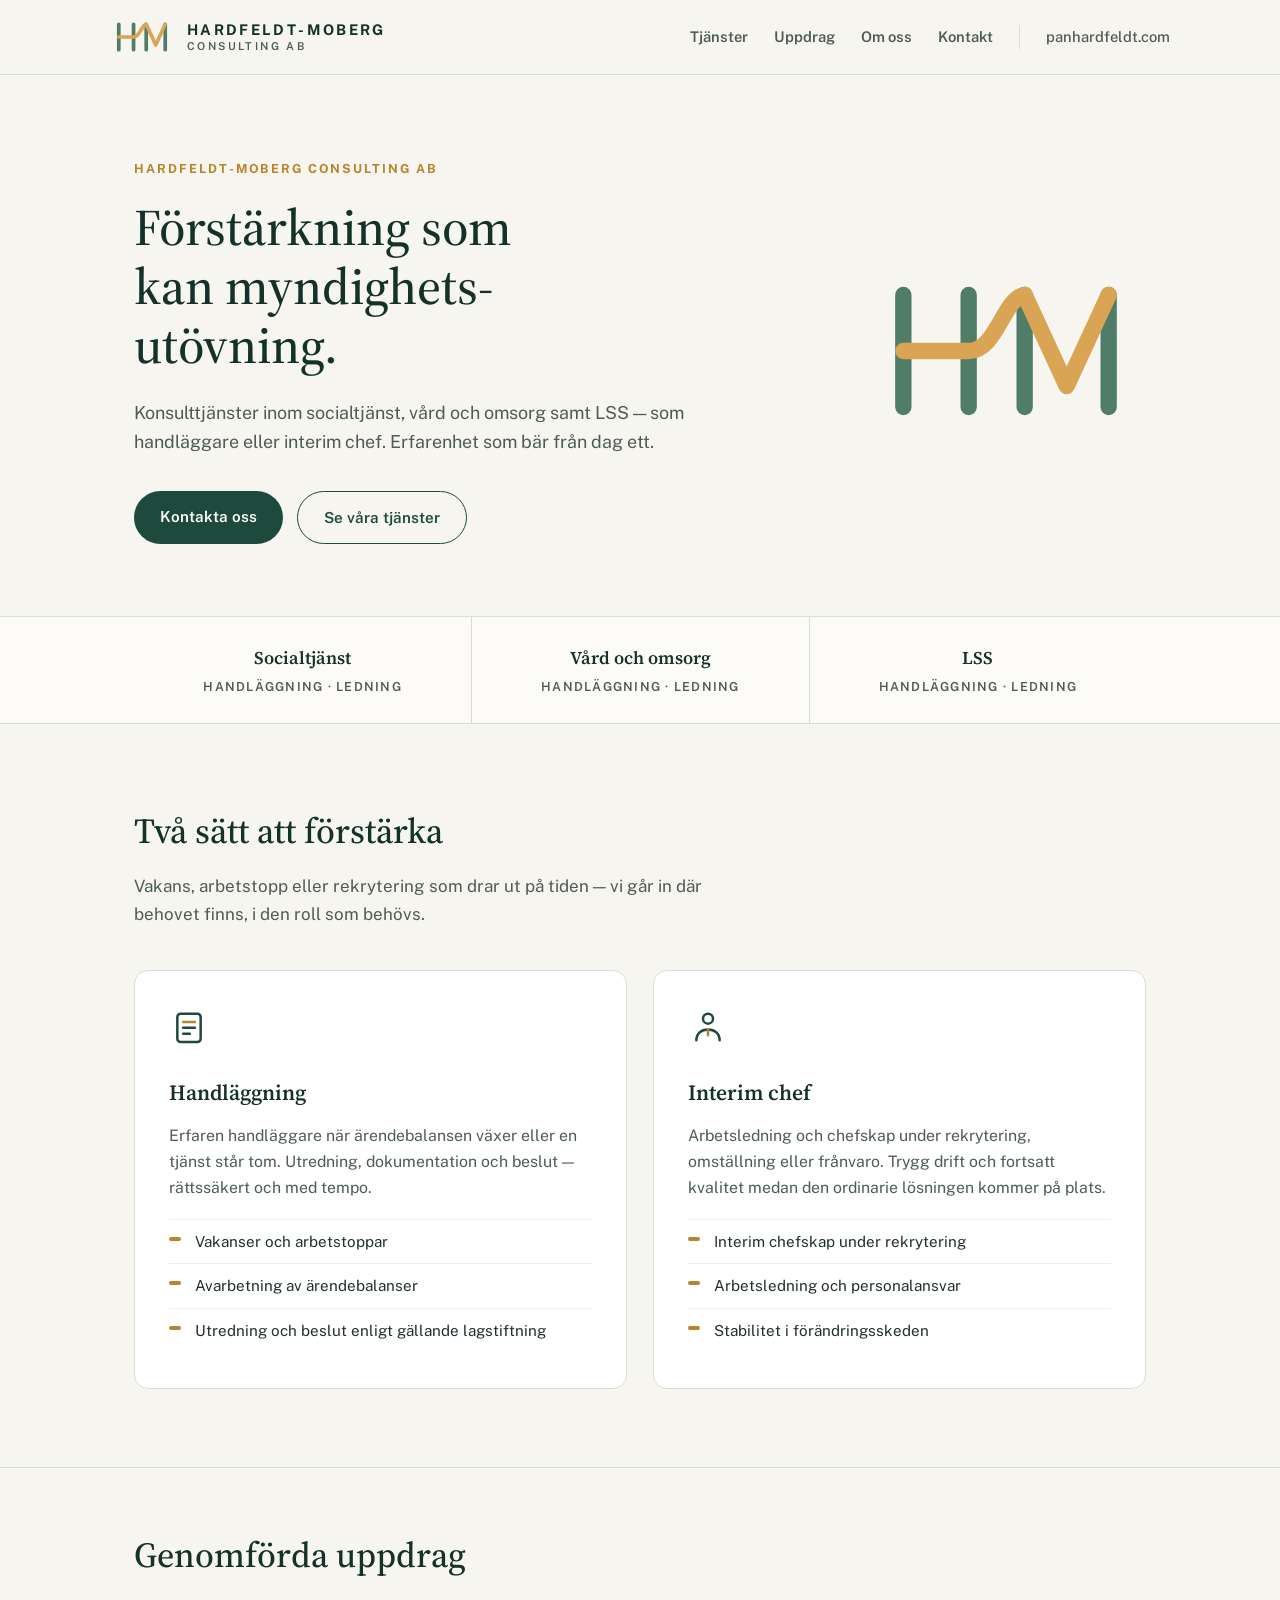
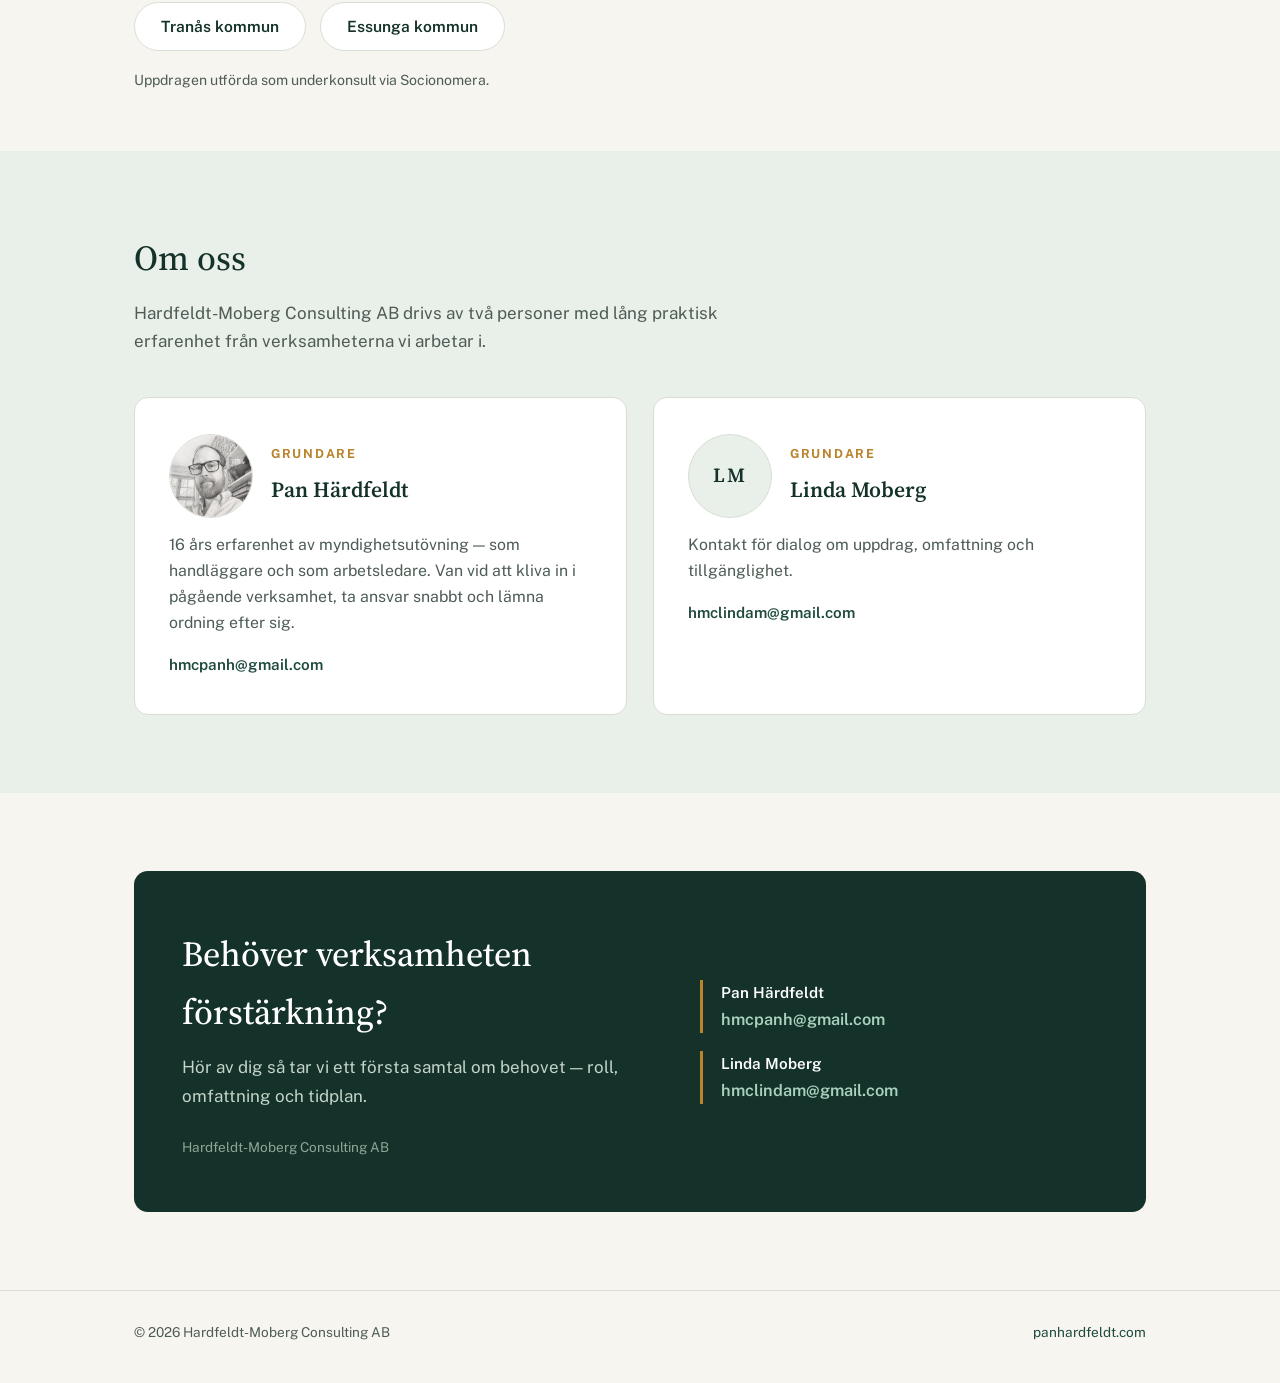
<file: konsult/index.html>
<!DOCTYPE html>
<html lang="sv">
<head>
<meta charset="UTF-8">
<meta name="viewport" content="width=device-width, initial-scale=1.0">
<title>Hardfeldt-Moberg Consulting — socialtjänst, vård och LSS</title>
<meta name="description" content="Konsulttjänster inom socialtjänst, vård och omsorg samt LSS — som handläggare eller interim chef.">
<meta name="theme-color" content="#F7F5F0">
<link rel="canonical" href="https://panhardfeldt.com/konsult/">
<meta property="og:title" content="Hardfeldt-Moberg Consulting AB">
<meta property="og:description" content="Erfaren förstärkning inom socialtjänst, vård och omsorg samt LSS.">
<meta property="og:type" content="website">
<meta property="og:url" content="https://panhardfeldt.com/konsult/">
<meta property="og:image" content="https://panhardfeldt.com/portrait.jpg">
<link rel="preconnect" href="https://fonts.googleapis.com">
<link rel="preconnect" href="https://fonts.gstatic.com" crossorigin>
<link href="https://fonts.googleapis.com/css2?family=Source+Serif+4:opsz,wght@8..60,400;8..60,500;8..60,600&family=Public+Sans:wght@400;500;600;700&display=swap" rel="stylesheet">
<style>
  :root{
    --paper:#F7F5F0;
    --panel:#E9EFE9;
    --ink:#22302A;
    --ink-soft:#4D5C54;
    --green:#1E4A3E;
    --green-deep:#143229;
    --honung:#B9842C;
    --line:#D9DED5;
    --radius:14px;
  }
  *{margin:0;padding:0;box-sizing:border-box}
  html{scroll-behavior:smooth}
  body{
    background:var(--paper);
    color:var(--ink);
    font-family:'Public Sans',system-ui,sans-serif;
    font-size:17px;
    line-height:1.65;
    -webkit-font-smoothing:antialiased;
  }
  a{color:var(--green);text-decoration:none}
  a:hover{color:var(--green-deep)}
  :focus-visible{outline:3px solid var(--honung);outline-offset:3px;border-radius:4px}

  .wrap{max-width:1060px;margin:0 auto;padding:0 24px}

  /* ---------- Header ---------- */
  header{
    border-bottom:1px solid var(--line);
    background:var(--paper);
  }
  .header-inner{
    display:flex;align-items:center;justify-content:space-between;
    padding:18px 0;gap:16px;flex-wrap:wrap;
  }
  .brand{display:flex;align-items:center;gap:13px}
  .brand svg{flex-shrink:0}
  .brand-text{line-height:1.2}
  .brand-name{
    font-family:'Public Sans',sans-serif;
    font-weight:700;font-size:.92rem;color:var(--green-deep);
    letter-spacing:.16em;text-transform:uppercase;
  }
  .brand-sub{
    font-size:.68rem;font-weight:600;letter-spacing:.22em;
    text-transform:uppercase;color:var(--ink-soft);margin-top:2px;
  }
  nav{display:flex;align-items:center;gap:26px;font-size:.92rem;font-weight:600}
  nav a{color:var(--ink-soft)}
  nav a:hover{color:var(--green-deep)}
  nav .back{
    font-weight:500;color:var(--ink-soft);
    border-left:1px solid var(--line);padding-left:26px;
  }

  /* ---------- Hero ---------- */
  .hero{padding:84px 0 72px;position:relative;overflow:hidden}
  .hero-grid{
    display:grid;grid-template-columns:1fr auto;gap:48px;align-items:center;
  }
  .eyebrow{
    font-size:.78rem;font-weight:700;letter-spacing:.16em;
    text-transform:uppercase;color:var(--honung);margin-bottom:18px;
  }
  h1{
    font-family:'Source Serif 4',serif;
    font-weight:500;
    font-size:clamp(2.1rem,4.6vw,3.2rem);
    line-height:1.16;
    color:var(--green-deep);
    max-width:17ch;
    margin-bottom:22px;
  }
  .hero p.lead{
    font-size:1.12rem;color:var(--ink-soft);max-width:52ch;margin-bottom:34px;
  }
  .cta-row{display:flex;gap:14px;flex-wrap:wrap}
  .btn{
    display:inline-block;padding:13px 26px;border-radius:999px;
    font-weight:600;font-size:.95rem;transition:background .15s ease,color .15s ease;
  }
  .btn-primary{background:var(--green);color:#fff}
  .btn-primary:hover{background:var(--green-deep);color:#fff}
  .btn-secondary{border:1.5px solid var(--green);color:var(--green)}
  .btn-secondary:hover{background:var(--panel);color:var(--green-deep)}

  .hero-mark{display:block}
  @media (max-width:820px){
    .hero-grid{grid-template-columns:1fr}
    .hero-mark{display:none}
  }

  /* ---------- Domänrad ---------- */
  .domains{
    border-top:1px solid var(--line);
    border-bottom:1px solid var(--line);
    background:#FCFBF8;
  }
  .domains-inner{
    display:grid;grid-template-columns:repeat(3,1fr);
  }
  .domain{
    padding:26px 24px;text-align:center;
  }
  .domain + .domain{border-left:1px solid var(--line)}
  .domain .d-name{
    font-family:'Source Serif 4',serif;font-weight:600;
    font-size:1.12rem;color:var(--green-deep);
  }
  .domain .d-tag{
    font-size:.78rem;font-weight:600;letter-spacing:.1em;
    text-transform:uppercase;color:var(--ink-soft);margin-top:4px;
  }
  @media (max-width:680px){
    .domains-inner{grid-template-columns:1fr}
    .domain + .domain{border-left:none;border-top:1px solid var(--line)}
  }

  /* ---------- Tjänster ---------- */
  section{padding:78px 0}
  .section-head{margin-bottom:42px;max-width:60ch}
  h2{
    font-family:'Source Serif 4',serif;font-weight:500;
    font-size:clamp(1.7rem,3vw,2.2rem);color:var(--green-deep);
    margin-bottom:12px;
  }
  .section-head p{color:var(--ink-soft)}
  .section-head.compact{margin-bottom:18px}

  .services{display:grid;grid-template-columns:1fr 1fr;gap:26px}
  .service{
    background:#fff;border:1px solid var(--line);border-radius:var(--radius);
    padding:36px 34px;
  }
  .service .s-mark{margin-bottom:20px}
  h3{
    font-family:'Source Serif 4',serif;font-weight:600;
    font-size:1.35rem;color:var(--green-deep);margin-bottom:12px;
  }
  .service p{color:var(--ink-soft);font-size:.99rem}
  .service ul{
    list-style:none;margin-top:18px;
  }
  .service li{
    padding:9px 0 9px 26px;position:relative;
    font-size:.95rem;color:var(--ink);
    border-top:1px solid var(--panel);
  }
  .service li::before{
    content:"";position:absolute;left:0;top:17px;
    width:12px;height:4px;border-radius:2px;background:var(--honung);
  }
  @media (max-width:760px){.services{grid-template-columns:1fr}}

  /* ---------- Genomförda uppdrag ---------- */
  .assignments{padding:58px 0;border-top:1px solid var(--line)}
  .assign-row{display:flex;gap:14px;flex-wrap:wrap;margin-top:6px}
  .assign{
    background:#fff;border:1px solid var(--line);border-radius:999px;
    padding:11px 26px;font-weight:600;color:var(--green-deep);font-size:.97rem;
  }
  .assign-note{margin-top:18px;font-size:.88rem;color:var(--ink-soft)}

  /* ---------- Om oss ---------- */
  .about{background:var(--panel)}
  .people{display:grid;grid-template-columns:1fr 1fr;gap:26px}
  .person{
    background:#fff;border:1px solid var(--line);border-radius:var(--radius);
    padding:36px 34px;
  }
  .person .p-role{
    font-size:.78rem;font-weight:700;letter-spacing:.14em;
    text-transform:uppercase;color:var(--honung);margin-bottom:8px;
  }
  .person p{color:var(--ink-soft);font-size:.99rem;margin-bottom:14px}
  .person .p-mail{font-weight:600;font-size:.95rem}
  .person-head{display:flex;align-items:center;gap:18px;margin-bottom:14px}
  .person-head h3{margin-bottom:0}
  .p-photo{
    width:84px;height:84px;border-radius:50%;
    object-fit:cover;border:1px solid var(--line);
    background:#FAF9F5;flex-shrink:0;
  }
  .p-monogram{
    width:84px;height:84px;border-radius:50%;
    display:grid;place-items:center;flex-shrink:0;
    border:1px solid var(--line);background:var(--panel);
    color:var(--green-deep);font-family:'Source Serif 4',serif;
    font-size:1.25rem;font-weight:600;letter-spacing:.08em;
  }
  .person.placeholder{
    border-style:dashed;background:transparent;
  }
  .person.placeholder p.fill{
    font-style:italic;color:var(--ink-soft);
  }
  @media (max-width:760px){.people{grid-template-columns:1fr}}

  /* ---------- Kontakt ---------- */
  .contact-card{
    background:var(--green-deep);color:#EDF3EE;
    border-radius:var(--radius);padding:54px 48px;
    display:grid;grid-template-columns:1.2fr 1fr;gap:40px;align-items:center;
  }
  .contact-card h2{color:#fff}
  .contact-card p{color:#C4D4C9;max-width:46ch}
  .contact-list{display:flex;flex-direction:column;gap:18px}
  .contact-item{
    border-left:3px solid var(--honung);padding-left:18px;
  }
  .contact-item .c-name{font-weight:600;color:#fff;font-size:.95rem}
  .contact-item a{color:#A9D2BE;font-size:1.02rem;font-weight:600}
  .contact-item a:hover{color:#fff}
  .orgnr{
    margin-top:26px;font-size:.85rem;color:#8FA697;
  }
  @media (max-width:760px){
    .contact-card{grid-template-columns:1fr;padding:40px 30px}
  }

  /* ---------- Footer ---------- */
  footer{
    border-top:1px solid var(--line);padding:30px 0 40px;
    font-size:.85rem;color:var(--ink-soft);
    display:flex;justify-content:space-between;gap:16px;flex-wrap:wrap;
  }
  footer .wrap{display:flex;justify-content:space-between;gap:16px;flex-wrap:wrap;width:100%}

  /* ---------- Motion ---------- */
  @media (prefers-reduced-motion:no-preference){
    .hero .eyebrow,.hero h1,.hero .lead,.hero .cta-row{
      animation:rise .6s ease both;
    }
    .hero h1{animation-delay:.08s}
    .hero .lead{animation-delay:.16s}
    .hero .cta-row{animation-delay:.24s}
    @keyframes rise{from{opacity:0;transform:translateY(14px)}to{opacity:1;transform:none}}
  }
</style>
</head>
<body>

<header>
  <div class="wrap header-inner">
    <div class="brand">
      <!-- Logotyp: HM-ligatur i monolinje. Den honungsfärgade linjen är H:ets tvärbalk,
           flödar vidare och blir M:ets diagonaler — ett sammanhängande drag som binder de två namnen. -->
      <svg width="64" height="38" viewBox="0 0 120 72" role="img" aria-label="Hardfeldt-Moberg Consulting AB logotyp">
        <g fill="none" stroke-linecap="round" stroke-linejoin="round" stroke-width="7">
          <path d="M16 12 V60" stroke="#4F7D67"/>
          <path d="M44 12 V60" stroke="#4F7D67"/>
          <path d="M68 12 V60" stroke="#4F7D67"/>
          <path d="M104 12 V60" stroke="#4F7D67"/>
          <path d="M16 36 H44 C56 36 59 13 68 12 L86 51 L104 12" stroke="#D9A554"/>
        </g>
      </svg>
      <div class="brand-text">
        <div class="brand-name">Hardfeldt-Moberg</div>
        <div class="brand-sub">Consulting AB</div>
      </div>
    </div>
    <nav aria-label="Sidnavigering">
      <a href="#tjanster">Tjänster</a>
      <a href="#uppdrag">Uppdrag</a>
      <a href="#om-oss">Om oss</a>
      <a href="#kontakt">Kontakt</a>
      <a class="back" href="https://panhardfeldt.com">panhardfeldt.com</a>
    </nav>
  </div>
</header>

<main>

  <div class="hero">
    <div class="wrap hero-grid">
      <div>
        <div class="eyebrow">Hardfeldt-Moberg Consulting AB</div>
        <h1>Förstärkning som kan myndighets&shy;utövning.</h1>
        <p class="lead">Konsulttjänster inom socialtjänst, vård och omsorg samt LSS — som handläggare eller interim chef. Erfarenhet som bär från dag ett.</p>
        <div class="cta-row">
          <a class="btn btn-primary" href="mailto:hmcpanh@gmail.com">Kontakta oss</a>
          <a class="btn btn-secondary" href="#tjanster">Se våra tjänster</a>
        </div>
      </div>
      <!-- Märket i stort format -->
      <svg class="hero-mark" width="280" height="168" viewBox="0 0 120 72" aria-hidden="true">
        <g fill="none" stroke-linecap="round" stroke-linejoin="round" stroke-width="7">
          <path d="M16 12 V60" stroke="#4F7D67"/>
          <path d="M44 12 V60" stroke="#4F7D67"/>
          <path d="M68 12 V60" stroke="#4F7D67"/>
          <path d="M104 12 V60" stroke="#4F7D67"/>
          <path d="M16 36 H44 C56 36 59 13 68 12 L86 51 L104 12" stroke="#D9A554"/>
        </g>
      </svg>
    </div>
  </div>

  <div class="domains" role="group" aria-label="Verksamhetsområden">
    <div class="wrap domains-inner">
      <div class="domain">
        <div class="d-name">Socialtjänst</div>
        <div class="d-tag">Handläggning · Ledning</div>
      </div>
      <div class="domain">
        <div class="d-name">Vård och omsorg</div>
        <div class="d-tag">Handläggning · Ledning</div>
      </div>
      <div class="domain">
        <div class="d-name">LSS</div>
        <div class="d-tag">Handläggning · Ledning</div>
      </div>
    </div>
  </div>

  <section id="tjanster">
    <div class="wrap">
      <div class="section-head">
        <h2>Två sätt att förstärka</h2>
        <p>Vakans, arbetstopp eller rekrytering som drar ut på tiden — vi går in där behovet finns, i den roll som behövs.</p>
      </div>
      <div class="services">

        <article class="service">
          <svg class="s-mark" width="40" height="40" viewBox="0 0 48 48" aria-hidden="true">
            <rect x="10" y="8" width="28" height="34" rx="4" fill="none" stroke="#1E4A3E" stroke-width="3"/>
            <line x1="17" y1="18" x2="31" y2="18" stroke="#B9842C" stroke-width="3" stroke-linecap="round"/>
            <line x1="17" y1="25" x2="31" y2="25" stroke="#1E4A3E" stroke-width="3" stroke-linecap="round"/>
            <line x1="17" y1="32" x2="25" y2="32" stroke="#1E4A3E" stroke-width="3" stroke-linecap="round"/>
          </svg>
          <h3>Handläggning</h3>
          <p>Erfaren handläggare när ärendebalansen växer eller en tjänst står tom. Utredning, dokumentation och beslut — rättssäkert och med tempo.</p>
          <ul>
            <li>Vakanser och arbetstoppar</li>
            <li>Avarbetning av ärendebalanser</li>
            <li>Utredning och beslut enligt gällande lagstiftning</li>
          </ul>
        </article>

        <article class="service">
          <svg class="s-mark" width="40" height="40" viewBox="0 0 48 48" aria-hidden="true">
            <circle cx="24" cy="14" r="6" fill="none" stroke="#1E4A3E" stroke-width="3"/>
            <path d="M10 40c0-8 6-13 14-13s14 5 14 13" fill="none" stroke="#1E4A3E" stroke-width="3" stroke-linecap="round"/>
            <line x1="24" y1="27" x2="24" y2="34" stroke="#B9842C" stroke-width="3" stroke-linecap="round"/>
          </svg>
          <h3>Interim chef</h3>
          <p>Arbetsledning och chefskap under rekrytering, omställning eller frånvaro. Trygg drift och fortsatt kvalitet medan den ordinarie lösningen kommer på plats.</p>
          <ul>
            <li>Interim chefskap under rekrytering</li>
            <li>Arbetsledning och personalansvar</li>
            <li>Stabilitet i förändringsskeden</li>
          </ul>
        </article>

      </div>
    </div>
  </section>

  <section class="assignments" id="uppdrag">
    <div class="wrap">
      <div class="section-head compact">
        <h2>Genomförda uppdrag</h2>
      </div>
      <div class="assign-row">
        <div class="assign">Tranås kommun</div>
        <div class="assign">Essunga kommun</div>
      </div>
      <p class="assign-note">Uppdragen utförda som underkonsult via Socionomera.</p>
    </div>
  </section>

  <section id="om-oss" class="about">
    <div class="wrap">
      <div class="section-head">
        <h2>Om oss</h2>
        <p>Hardfeldt-Moberg Consulting AB drivs av två personer med lång praktisk erfarenhet från verksamheterna vi arbetar i.</p>
      </div>
      <div class="people">

        <article class="person">
          <div class="person-head">
            <img class="p-photo" src="../portrait.jpg" alt="Pan Härdfeldt, blyertsskiss" width="84" height="84">
            <div>
              <div class="p-role">Grundare</div>
              <h3>Pan Härdfeldt</h3>
            </div>
          </div>
          <p>16 års erfarenhet av myndighetsutövning — som handläggare och som arbetsledare. Van vid att kliva in i pågående verksamhet, ta ansvar snabbt och lämna ordning efter sig.</p>
          <a class="p-mail" href="mailto:hmcpanh@gmail.com">hmcpanh@gmail.com</a>
        </article>

        <article class="person">
          <div class="person-head">
            <div class="p-monogram" aria-hidden="true">LM</div>
            <div>
              <div class="p-role">Grundare</div>
              <h3>Linda Moberg</h3>
            </div>
          </div>
          <p>Kontakt för dialog om uppdrag, omfattning och tillgänglighet.</p>
          <a class="p-mail" href="mailto:hmclindam@gmail.com">hmclindam@gmail.com</a>
        </article>

      </div>
    </div>
  </section>

  <!-- Vitsord: sektion läggs till här när referenser finns. Medvetet utelämnad tills dess. -->

  <section id="kontakt">
    <div class="wrap">
      <div class="contact-card">
        <div>
          <h2>Behöver verksamheten förstärkning?</h2>
          <p>Hör av dig så tar vi ett första samtal om behovet — roll, omfattning och tidplan.</p>
          <div class="orgnr">Hardfeldt-Moberg Consulting AB</div>
        </div>
        <div class="contact-list">
          <div class="contact-item">
            <div class="c-name">Pan Härdfeldt</div>
            <a href="mailto:hmcpanh@gmail.com">hmcpanh@gmail.com</a>
          </div>
          <div class="contact-item">
            <div class="c-name">Linda Moberg</div>
            <a href="mailto:hmclindam@gmail.com">hmclindam@gmail.com</a>
          </div>
        </div>
      </div>
    </div>
  </section>

</main>

<footer>
  <div class="wrap">
    <div>© 2026 Hardfeldt-Moberg Consulting AB</div>
    <div><a href="https://panhardfeldt.com">panhardfeldt.com</a></div>
  </div>
</footer>

</body>
</html>
</file>
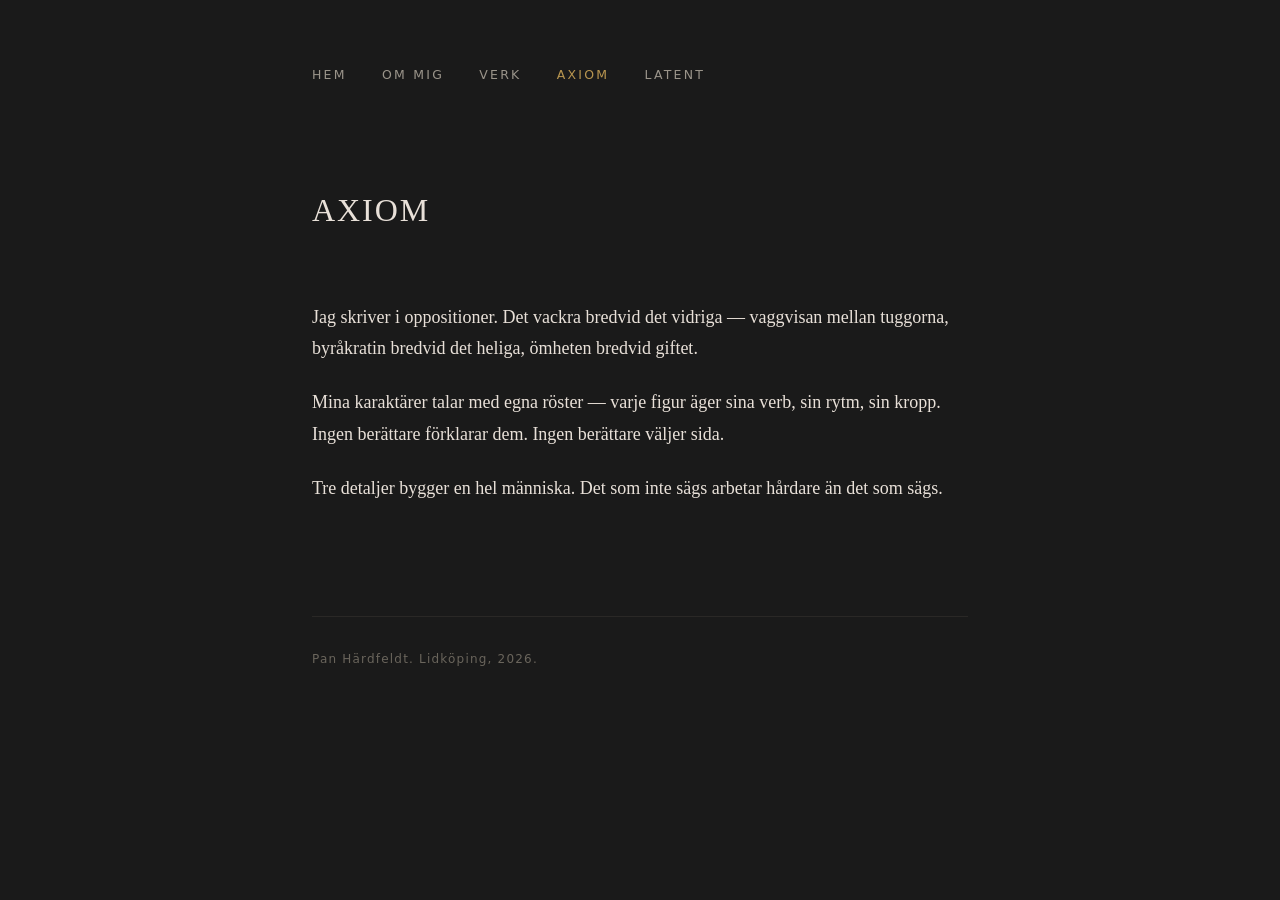
<file: axiom.html>
<!DOCTYPE html>
<html lang="sv">
<head>
<meta charset="UTF-8">
<meta name="viewport" content="width=device-width, initial-scale=1.0">
<title>Axiom — Pan Härdfeldt</title>
<meta name="description" content="Pan Härdfeldts poetik: oppositioner, egna röster, det som inte sägs.">
<link rel="stylesheet" href="styles.css">
</head>
<body>
<div class="site">

<nav class="nav">
  <a href="index.html">Hem</a>
  <a href="om-mig.html">Om mig</a>
  <a href="verk.html">Verk</a>
  <a href="axiom.html" class="current">Axiom</a>
  <a href="latent.html">Latent</a>
</nav>

<main>
  <h1 class="page-title">Axiom</h1>

  <p>Jag skriver i oppositioner. Det vackra bredvid det vidriga — vaggvisan mellan tuggorna, byråkratin bredvid det heliga, ömheten bredvid giftet.</p>

  <p>Mina karaktärer talar med egna röster — varje figur äger sina verb, sin rytm, sin kropp. Ingen berättare förklarar dem. Ingen berättare väljer sida.</p>

  <p>Tre detaljer bygger en hel människa. Det som inte sägs arbetar hårdare än det som sägs.</p>
</main>

<footer class="footer">
  Pan Härdfeldt. Lidköping, 2026.
</footer>

</div>
</body>
</html>
</file>
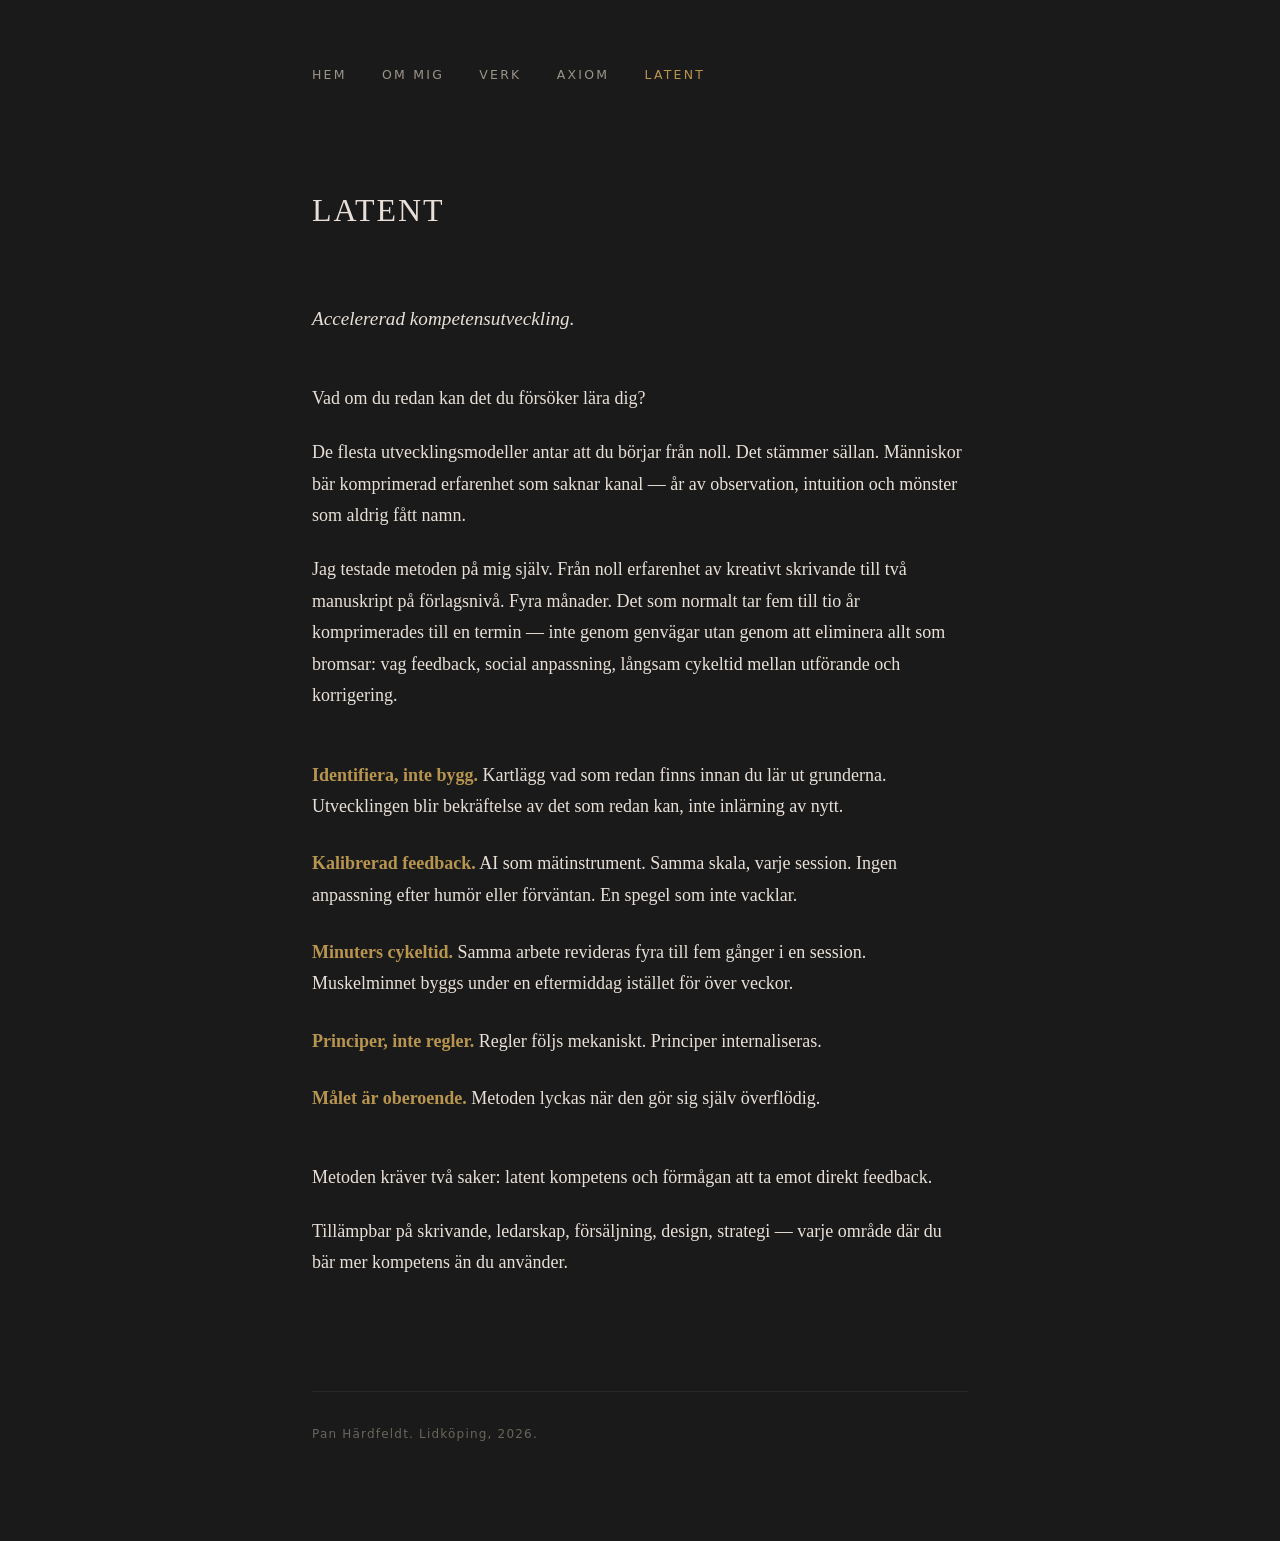
<file: latent.html>
<!DOCTYPE html>
<html lang="sv">
<head>
<meta charset="UTF-8">
<meta name="viewport" content="width=device-width, initial-scale=1.0">
<title>Latent — Pan Härdfeldt</title>
<meta name="description" content="Latent: accelererad kompetensutveckling för dem som redan bär kompetens utan kanal.">
<link rel="stylesheet" href="styles.css">
</head>
<body>
<div class="site">

<nav class="nav">
  <a href="index.html">Hem</a>
  <a href="om-mig.html">Om mig</a>
  <a href="verk.html">Verk</a>
  <a href="axiom.html">Axiom</a>
  <a href="latent.html" class="current">Latent</a>
</nav>

<main>
  <h1 class="page-title">Latent</h1>
  <p class="lead">Accelererad kompetensutveckling.</p>

  <p>Vad om du redan kan det du försöker lära dig?</p>

  <p>De flesta utvecklingsmodeller antar att du börjar från noll. Det stämmer sällan. Människor bär komprimerad erfarenhet som saknar kanal — år av observation, intuition och mönster som aldrig fått namn.</p>

  <p>Jag testade metoden på mig själv. Från noll erfarenhet av kreativt skrivande till två manuskript på förlagsnivå. Fyra månader. Det som normalt tar fem till tio år komprimerades till en termin — inte genom genvägar utan genom att eliminera allt som bromsar: vag feedback, social anpassning, långsam cykeltid mellan utförande och korrigering.</p>

  <div class="latent-list">
    <section class="principle">
      <p><strong>Identifiera, inte bygg.</strong> Kartlägg vad som redan finns innan du lär ut grunderna. Utvecklingen blir bekräftelse av det som redan kan, inte inlärning av nytt.</p>
    </section>

    <section class="principle">
      <p><strong>Kalibrerad feedback.</strong> AI som mätinstrument. Samma skala, varje session. Ingen anpassning efter humör eller förväntan. En spegel som inte vacklar.</p>
    </section>

    <section class="principle">
      <p><strong>Minuters cykeltid.</strong> Samma arbete revideras fyra till fem gånger i en session. Muskelminnet byggs under en eftermiddag istället för över veckor.</p>
    </section>

    <section class="principle">
      <p><strong>Principer, inte regler.</strong> Regler följs mekaniskt. Principer internaliseras.</p>
    </section>

    <section class="principle">
      <p><strong>Målet är oberoende.</strong> Metoden lyckas när den gör sig själv överflödig.</p>
    </section>
  </div>

  <p>Metoden kräver två saker: latent kompetens och förmågan att ta emot direkt feedback.</p>

  <p>Tillämpbar på skrivande, ledarskap, försäljning, design, strategi — varje område där du bär mer kompetens än du använder.</p>
</main>

<footer class="footer">
  Pan Härdfeldt. Lidköping, 2026.
</footer>

</div>
</body>
</html>
</file>
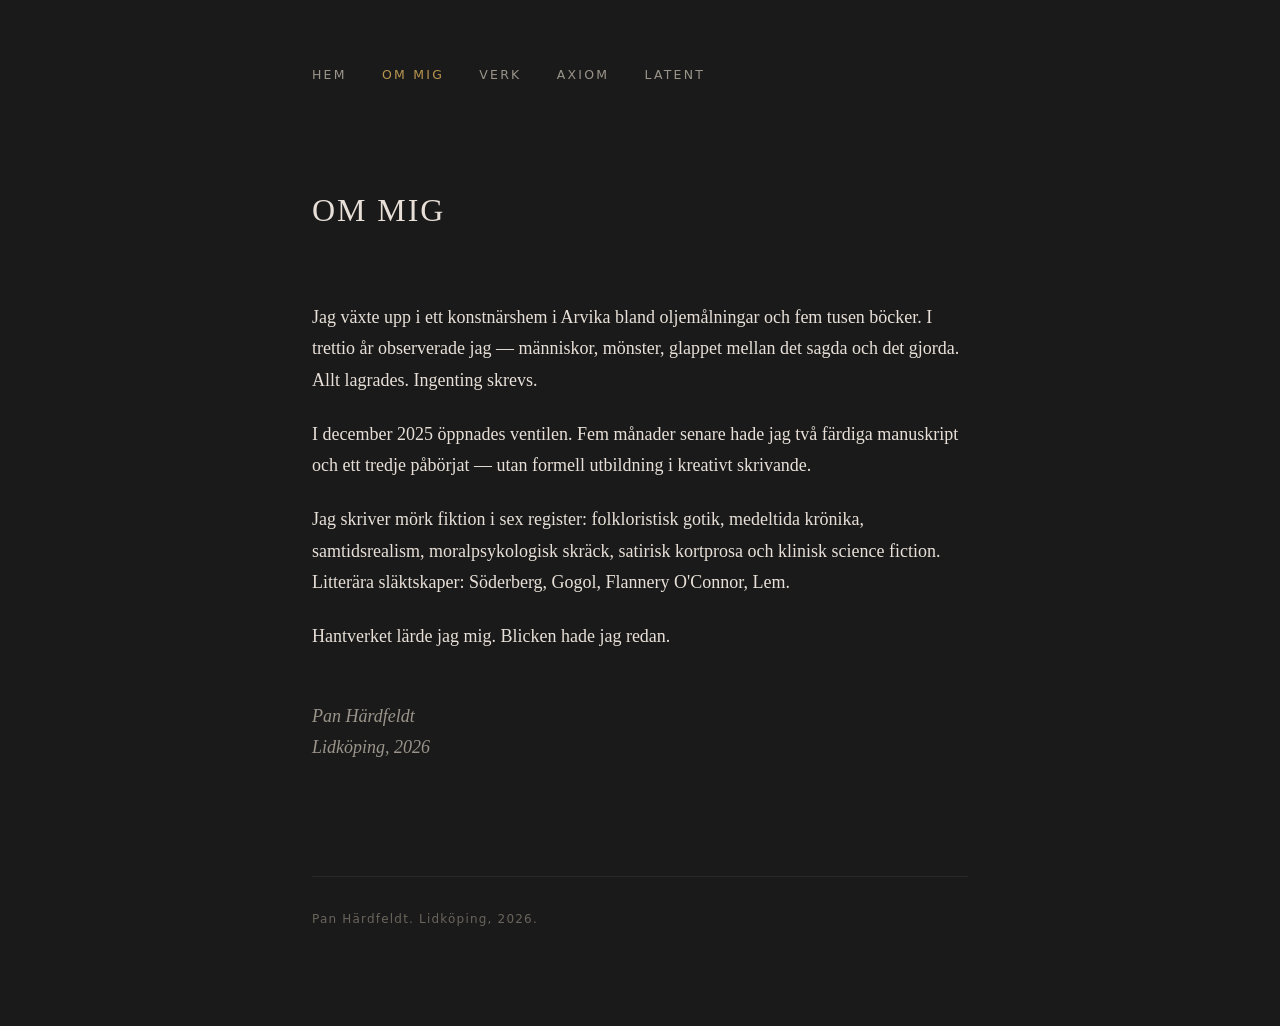
<file: om-mig.html>
<!DOCTYPE html>
<html lang="sv">
<head>
<meta charset="UTF-8">
<meta name="viewport" content="width=device-width, initial-scale=1.0">
<title>Om mig — Pan Härdfeldt</title>
<meta name="description" content="Om Pan Härdfeldt — författare av mörk fiktion i sex register.">
<link rel="stylesheet" href="styles.css">
</head>
<body>
<div class="site">

<nav class="nav">
  <a href="index.html">Hem</a>
  <a href="om-mig.html" class="current">Om mig</a>
  <a href="verk.html">Verk</a>
  <a href="axiom.html">Axiom</a>
  <a href="latent.html">Latent</a>
</nav>

<main>
  <h1 class="page-title">Om mig</h1>

  <p>Jag växte upp i ett konstnärshem i Arvika bland oljemålningar och fem tusen böcker. I trettio år observerade jag — människor, mönster, glappet mellan det sagda och det gjorda. Allt lagrades. Ingenting skrevs.</p>

  <p>I december 2025 öppnades ventilen. Fem månader senare hade jag två färdiga manuskript och ett tredje påbörjat — utan formell utbildning i kreativt skrivande.</p>

  <p>Jag skriver mörk fiktion i sex register: folkloristisk gotik, medeltida krönika, samtidsrealism, moralpsykologisk skräck, satirisk kortprosa och klinisk science fiction. Litterära släktskaper: Söderberg, Gogol, Flannery O'Connor, Lem.</p>

  <p>Hantverket lärde jag mig. Blicken hade jag redan.</p>

  <div class="signoff">
    <p>Pan Härdfeldt</p>
    <p>Lidköping, 2026</p>
  </div>
</main>

<footer class="footer">
  Pan Härdfeldt. Lidköping, 2026.
</footer>

</div>
</body>
</html>
</file>
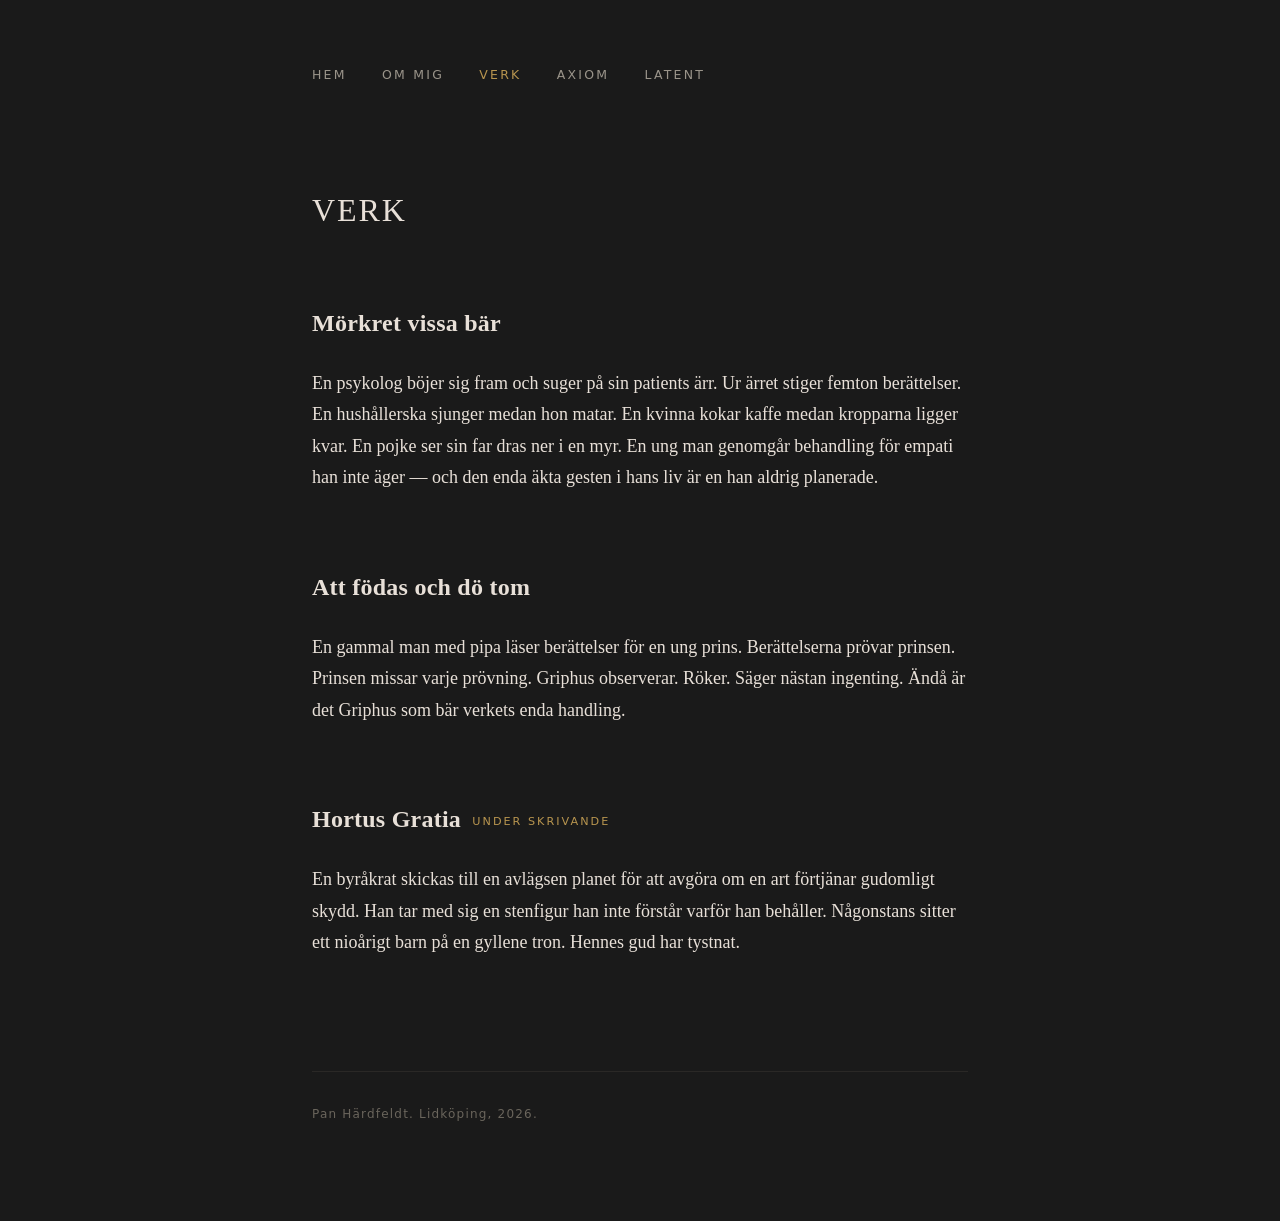
<file: verk.html>
<!DOCTYPE html>
<html lang="sv">
<head>
<meta charset="UTF-8">
<meta name="viewport" content="width=device-width, initial-scale=1.0">
<title>Verk — Pan Härdfeldt</title>
<meta name="description" content="Pan Härdfeldts manuskript: Mörkret vissa bär, Att födas och dö tom, Hortus Gratia.">
<link rel="stylesheet" href="styles.css">
</head>
<body>
<div class="site">

<nav class="nav">
  <a href="index.html">Hem</a>
  <a href="om-mig.html">Om mig</a>
  <a href="verk.html" class="current">Verk</a>
  <a href="axiom.html">Axiom</a>
  <a href="latent.html">Latent</a>
</nav>

<main>
  <h1 class="page-title">Verk</h1>

  <article class="work">
    <h2 class="first">Mörkret vissa bär</h2>
    <p>En psykolog böjer sig fram och suger på sin patients ärr. Ur ärret stiger femton berättelser. En hushållerska sjunger medan hon matar. En kvinna kokar kaffe medan kropparna ligger kvar. En pojke ser sin far dras ner i en myr. En ung man genomgår behandling för empati han inte äger — och den enda äkta gesten i hans liv är en han aldrig planerade.</p>
  </article>

  <article class="work">
    <h2>Att födas och dö tom</h2>
    <p>En gammal man med pipa läser berättelser för en ung prins. Berättelserna prövar prinsen. Prinsen missar varje prövning. Griphus observerar. Röker. Säger nästan ingenting. Ändå är det Griphus som bär verkets enda handling.</p>
  </article>

  <article class="work">
    <h2>Hortus Gratia<span class="wip">Under skrivande</span></h2>
    <p>En byråkrat skickas till en avlägsen planet för att avgöra om en art förtjänar gudomligt skydd. Han tar med sig en stenfigur han inte förstår varför han behåller. Någonstans sitter ett nioårigt barn på en gyllene tron. Hennes gud har tystnat.</p>
  </article>
</main>

<footer class="footer">
  Pan Härdfeldt. Lidköping, 2026.
</footer>

</div>
</body>
</html>
</file>
<file: styles.css>
:root {
  --bg: #1a1a1a;
  --text: #e8e0d8;
  --text-muted: #9a948a;
  --text-dim: #6a655c;
  --accent: #b8954f;
  --accent-bright: #cba968;
  --border: #2a2826;
  --serif: Georgia, "Times New Roman", serif;
  --sans: -apple-system, BlinkMacSystemFont, "Segoe UI", system-ui, sans-serif;
}

* { box-sizing: border-box; }
html, body { margin: 0; padding: 0; }

body {
  background: var(--bg);
  color: var(--text);
  font-family: var(--serif);
  font-size: 18px;
  line-height: 1.75;
  -webkit-font-smoothing: antialiased;
  text-rendering: optimizeLegibility;
}

::selection { background: var(--accent); color: var(--bg); }

a {
  color: var(--accent);
  text-decoration: none;
  border-bottom: 1px solid transparent;
}
a:hover { color: var(--accent-bright); border-bottom-color: var(--accent); }

.site {
  max-width: 720px;
  margin: 0 auto;
  padding: 4rem 2rem 6rem;
}

.nav {
  display: flex;
  flex-wrap: wrap;
  gap: 2.2rem;
  margin-bottom: 6rem;
  font-family: var(--sans);
  font-size: 0.78rem;
  letter-spacing: 0.18em;
  text-transform: uppercase;
}
.nav a {
  color: var(--text-muted);
  border-bottom: none;
}
.nav a:hover { color: var(--accent); border-bottom: none; }
.nav a.current { color: var(--accent); }

.page-title {
  font-family: var(--serif);
  font-size: 2rem;
  font-weight: 400;
  letter-spacing: 0.06em;
  text-transform: uppercase;
  color: var(--text);
  margin: 0 0 4rem;
}

p { margin: 0 0 1.4rem; }
p:last-child { margin-bottom: 0; }

h2, h3 {
  font-family: var(--serif);
  font-weight: 600;
  color: var(--text);
}
h2 {
  font-size: 1.5rem;
  margin: 4.5rem 0 1.5rem;
  letter-spacing: 0.01em;
}
section:first-of-type h2,
.work:first-of-type h2,
h2.first { margin-top: 0; }

.lead {
  font-size: 1.2rem;
  font-style: italic;
  color: var(--text);
  margin-bottom: 3rem;
}

.signoff {
  margin-top: 3rem;
  font-style: italic;
  color: var(--text-muted);
}
.signoff p { margin: 0; }

.work + .work { margin-top: 1rem; }

.wip {
  font-family: var(--sans);
  font-size: 0.7rem;
  letter-spacing: 0.18em;
  text-transform: uppercase;
  color: var(--accent);
  margin-left: 0.7rem;
  vertical-align: 0.25em;
  font-weight: 400;
}

.principle + .principle { margin-top: 2.5rem; }
.principle p:first-child { margin-bottom: 0.6rem; }
.principle strong { color: var(--accent); font-weight: 600; }

.latent-list {
  margin: 3rem 0;
}
.latent-list .principle + .principle { margin-top: 1.6rem; }

.hem {
  padding-top: 4rem;
}
.hem-name {
  font-family: var(--serif);
  font-size: 2.6rem;
  font-weight: 400;
  letter-spacing: 0.08em;
  text-transform: uppercase;
  margin: 0 0 2rem;
}
.hem-tagline {
  font-size: 1.05rem;
  color: var(--text-muted);
  letter-spacing: 0.02em;
  margin-bottom: 5rem;
}
.hem-quote {
  font-style: italic;
  font-size: 1.4rem;
  color: var(--text);
  border-left: 1px solid var(--accent);
  padding-left: 1.5rem;
  margin: 4rem 0 5rem;
  line-height: 1.5;
}
.hem-quote cite {
  display: block;
  font-style: normal;
  font-size: 0.78rem;
  font-family: var(--sans);
  letter-spacing: 0.16em;
  text-transform: uppercase;
  color: var(--text-dim);
  margin-top: 0.9rem;
}
.hem-cta {
  display: flex;
  gap: 2.5rem;
  font-family: var(--sans);
  font-size: 0.8rem;
  letter-spacing: 0.18em;
  text-transform: uppercase;
}
.hem-cta a { color: var(--accent); border-bottom: none; }
.hem-cta a:hover { color: var(--accent-bright); }

.footer {
  margin-top: 7rem;
  padding-top: 2rem;
  border-top: 1px solid var(--border);
  font-family: var(--sans);
  font-size: 0.75rem;
  letter-spacing: 0.1em;
  color: var(--text-dim);
}

@media (max-width: 600px) {
  body { font-size: 17px; }
  .site { padding: 3rem 1.4rem 4rem; }
  .nav { gap: 1.2rem; margin-bottom: 4rem; font-size: 0.72rem; }
  .page-title { font-size: 1.5rem; margin-bottom: 3rem; }
  .hem { padding-top: 2rem; }
  .hem-name { font-size: 2rem; letter-spacing: 0.06em; }
  .hem-quote { font-size: 1.2rem; padding-left: 1.1rem; }
  .hem-cta { gap: 1.5rem; flex-wrap: wrap; }
  h2 { font-size: 1.3rem; margin: 3.5rem 0 1.2rem; }
}
</file>
